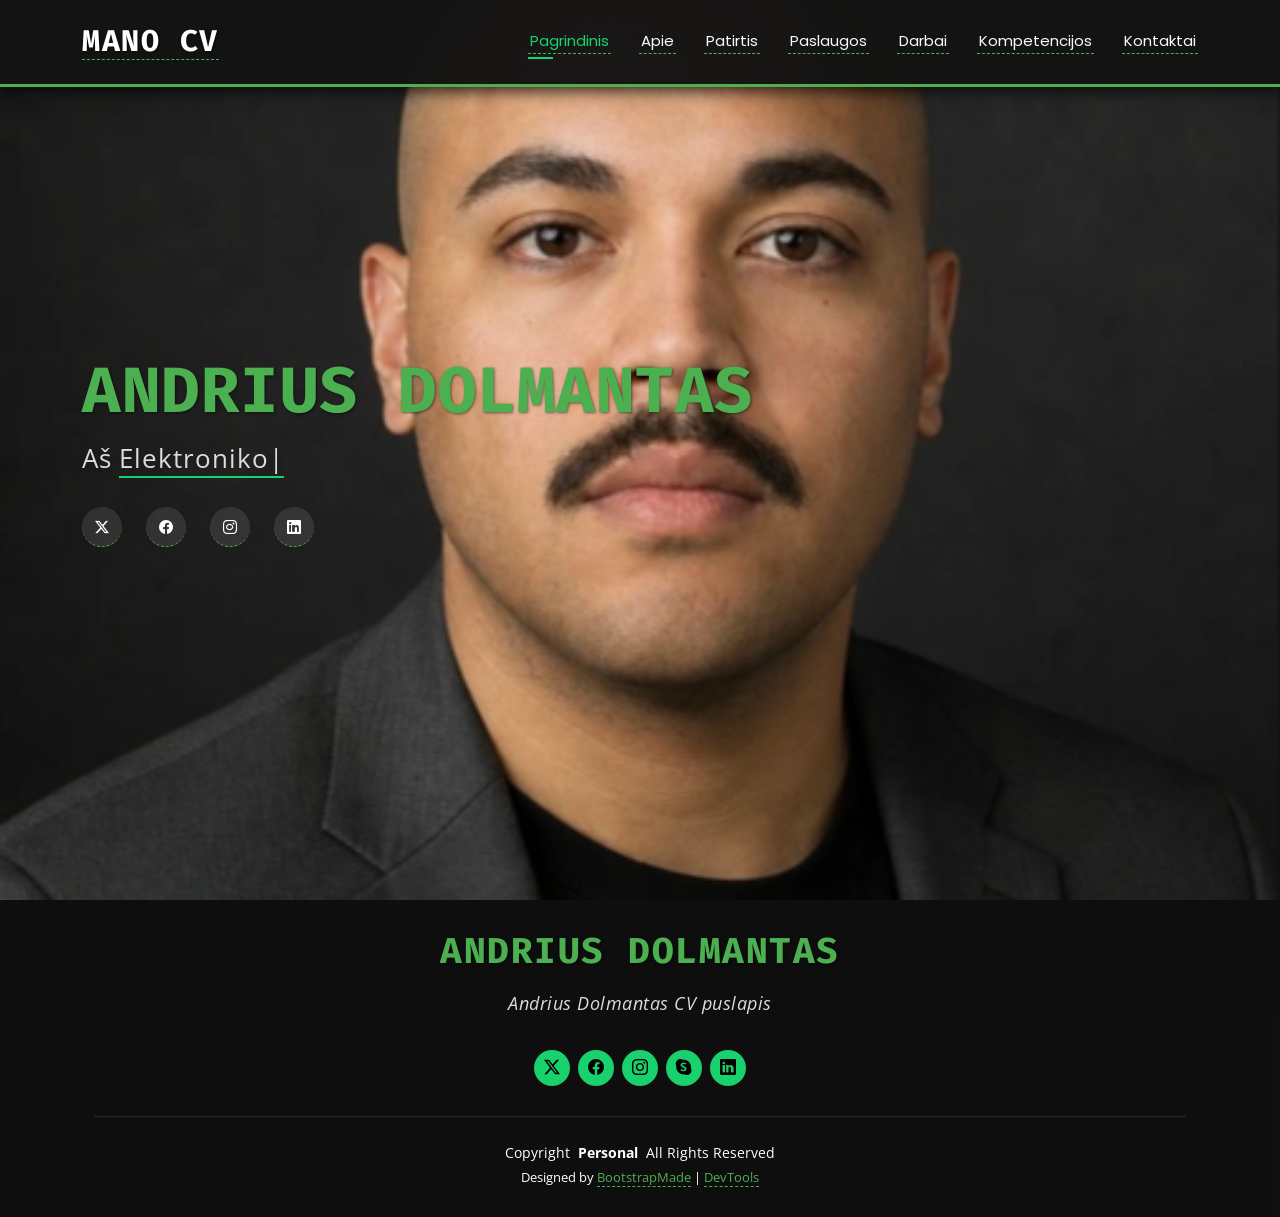
<file: index.html>
<!DOCTYPE html>
<html lang="lt">

<head>
  <meta charset="utf-8">
  <meta content="width=device-width, initial-scale=1.0" name="viewport">
  <title>Mano CV</title>
  <meta name="description" content="Andrius Dolmantas">
  <meta name="author" content="Andrius Dolmantas">
  <meta name="keywords" content="">

  <!-- Favicons -->
  <link href="assets/img/laptop.png" rel="icon">
  <link href="assets/img/apple-touch-icon.png" rel="apple-touch-icon">
 
  <!-- Fonts -->
  <link href="https://fonts.googleapis.com" rel="preconnect">
  <link href="https://fonts.gstatic.com" rel="preconnect" crossorigin>
  <link href="https://fonts.googleapis.com/css2?family=Roboto:ital,wght@0,100;0,300;0,400;0,500;0,700;0,900;1,100;1,300;1,400;1,500;1,700;1,900&family=Poppins:ital,wght@0,100;0,200;0,300;0,400;0,500;0,600;0,700;0,800;0,900;1,100;1,200;1,300;1,400;1,500;1,600;1,700;1,800;1,900&family=Raleway:ital,wght@0,100;0,200;0,300;0,400;0,500;0,600;0,700;0,800;0,900;1,100;1,200;1,300;1,400;1,500;1,600;1,700;1,800;1,900&display=swap" rel="stylesheet">

  <!-- Vendor CSS Files -->
  <link href="assets/vendor/bootstrap/css/bootstrap.min.css" rel="stylesheet">
  <link href="assets/vendor/bootstrap-icons/bootstrap-icons.css" rel="stylesheet">
  <link href="assets/vendor/aos/aos.css" rel="stylesheet">
  <link href="assets/vendor/swiper/swiper-bundle.min.css" rel="stylesheet">
  <link href="assets/vendor/glightbox/css/glightbox.min.css" rel="stylesheet">

  <!-- Main CSS File -->
  <link href="assets/css/main.css" rel="stylesheet">
  <link href="assets/css/custom.css" rel="stylesheet">

  <!-- =======================================================
  * Template Name: Personal
  * Template URL: https://bootstrapmade.com/personal-free-resume-bootstrap-template/
  * Updated: Mar 05 2025 with Bootstrap v5.3.3
  * Author: BootstrapMade.com
  * License: https://bootstrapmade.com/license/
  ======================================================== -->
</head>

<body class="index-page">

  <header id="header" class="header d-flex align-items-center fixed-top">
    <div class="container-fluid container-xl position-relative d-flex align-items-center justify-content-between">

      <a href="index.html" class="logo d-flex align-items-center">
        <!-- Uncomment the line below if you also wish to use an image logo -->
        <!-- <img src="assets/img/logo.webp" alt=""> -->
        <h1 class="sitename">Mano CV</h1>
      </a>

      <nav id="navmenu" class="navmenu">
        <ul>
          <li><a href="index.html" class="active">Pagrindinis</a></li>
          <li><a href="about.html">Apie</a></li>
          <li><a href="resume.html">Patirtis</a></li>
          <li><a href="services.html">Paslaugos</a></li>
          <li><a href="portfolio.html">Darbai</a></li>
          <li><a href="skills.html">Kompetencijos</a></li> <!-- NAUJA EILUTĖ -->
          <li><a href="contact.html">Kontaktai</a></li>
        </ul>
        <i class="mobile-nav-toggle d-xl-none bi bi-list"></i>
      </nav>

    </div>
  </header>

  <main class="main">

    <!-- Hero Section -->
    <section id="hero" class="hero section dark-background">

      <img src="assets/img/Jose cool.png" alt="" data-aos="fade-in">

      <div class="container" data-aos="zoom-out" data-aos-delay="100">
        <h2>Andrius Dolmantas</h2>
        <p>Aš <span class="typed" data-typed-items="Elektronikos inžinierius, Programuotojas, 3D dizaineris"></span><span class="typed-cursor typed-cursor--blink"></span></p>
        <div class="social-links">
          <a href="#"><i class="bi bi-twitter-x"></i></a>
          <a href="#"><i class="bi bi-facebook"></i></a>
          <a href="#"><i class="bi bi-instagram"></i></a>
          <a href="#"><i class="bi bi-linkedin"></i></a>
        </div>
      </div>

    </section><!-- /Hero Section -->

  </main>

  <footer id="footer" class="footer dark-background">
    <div class="container">
      <h3 class="sitename">Andrius Dolmantas</h3>
      <p>Andrius Dolmantas CV puslapis</p>
      <div class="social-links d-flex justify-content-center">
        <a href=""><i class="bi bi-twitter-x"></i></a>
        <a href=""><i class="bi bi-facebook"></i></a>
        <a href=""><i class="bi bi-instagram"></i></a>
        <a href=""><i class="bi bi-skype"></i></a>
        <a href=""><i class="bi bi-linkedin"></i></a>
      </div>
      <div class="container">
        <div class="copyright">
          <span>Copyright</span> <strong class="px-1 sitename">Personal</strong> <span>All Rights Reserved</span>
        </div>
        <div class="credits">
          <!-- All the links in the footer should remain intact. -->
          <!-- You can delete the links only if you've purchased the pro version. -->
          <!-- Licensing information: https://bootstrapmade.com/license/ -->
          <!-- Purchase the pro version with working PHP/AJAX contact form: [buy-url] -->
          Designed by <a href="https://bootstrapmade.com/">BootstrapMade</a> | <a href="https://bootstrapmade.com/tools/">DevTools</a>
        </div>
      </div>
    </div>
  </footer>

  <!-- Scroll Top -->
  <a href="#" id="scroll-top" class="scroll-top d-flex align-items-center justify-content-center"><i class="bi bi-arrow-up-short"></i></a>

  <!-- Preloader -->
  <div id="preloader"></div>

  <!-- Vendor JS Files -->
  <script src="assets/vendor/bootstrap/js/bootstrap.bundle.min.js"></script>
  <script src="assets/vendor/php-email-form/validate.js"></script>
  <script src="assets/vendor/aos/aos.js"></script>
  <script src="assets/vendor/typed.js/typed.umd.js"></script>
  <script src="assets/vendor/purecounter/purecounter_vanilla.js"></script>
  <script src="assets/vendor/waypoints/noframework.waypoints.js"></script>
  <script src="assets/vendor/swiper/swiper-bundle.min.js"></script>
  <script src="assets/vendor/glightbox/js/glightbox.min.js"></script>
  <script src="assets/vendor/imagesloaded/imagesloaded.pkgd.min.js"></script>
  <script src="assets/vendor/isotope-layout/isotope.pkgd.min.js"></script>

  <!-- Main JS File -->
  <script src="assets/js/main.js"></script>
  <script src="assets/js/custom.js"></script>
</body>

</html>
</file>
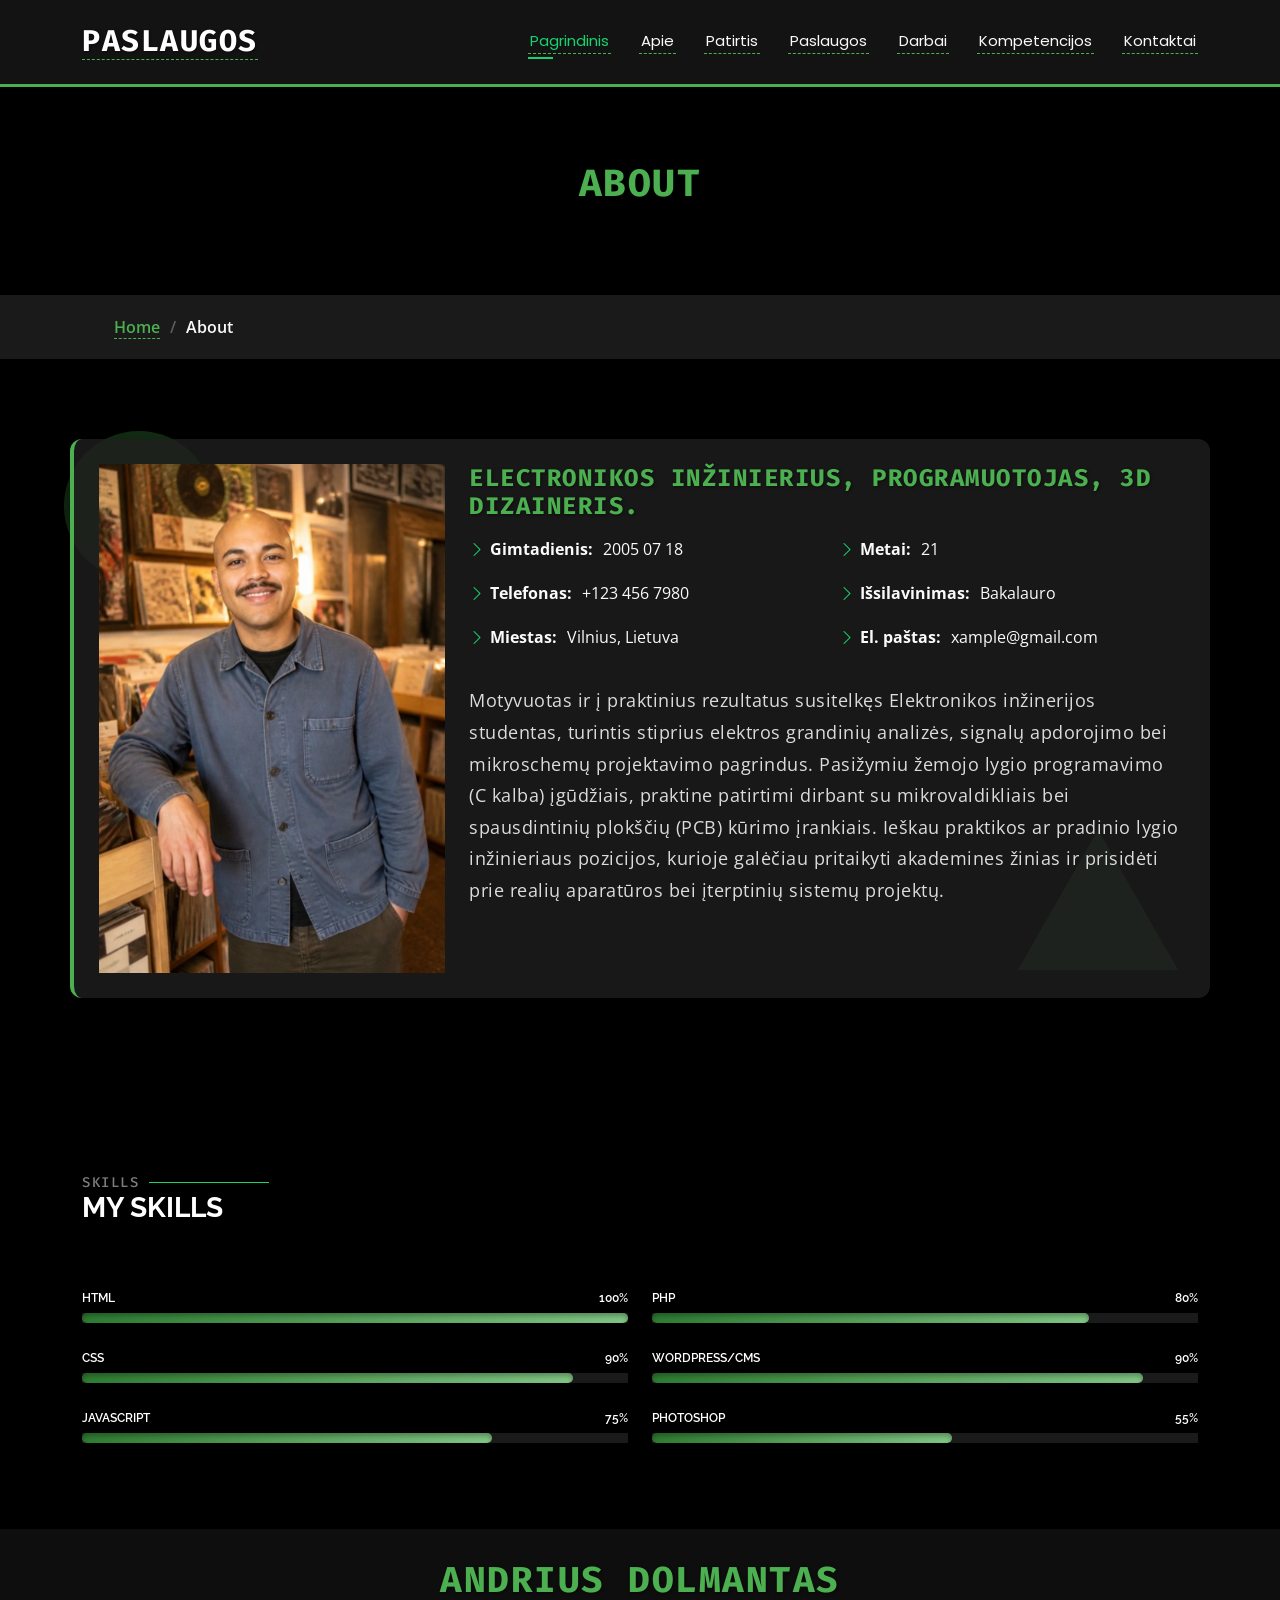
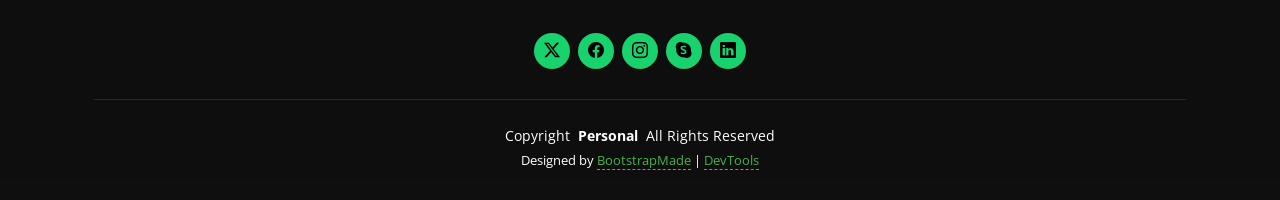
<file: about.html>
<!DOCTYPE html>
<html lang="en">

<head>
  <meta charset="utf-8">
  <meta content="width=device-width, initial-scale=1.0" name="viewport">
  <title>About - Personal Bootstrap Template</title>
  <meta name="description" content="">
  <meta name="keywords" content="">

  <!-- Favicons -->
  <link href="assets/img/laptop.png" rel="icon">
  <link href="assets/img/apple-touch-icon.png" rel="apple-touch-icon">

  <!-- Fonts -->
  <link href="https://fonts.googleapis.com" rel="preconnect">
  <link href="https://fonts.gstatic.com" rel="preconnect" crossorigin>
  <link href="https://fonts.googleapis.com/css2?family=Roboto:ital,wght@0,100;0,300;0,400;0,500;0,700;0,900;1,100;1,300;1,400;1,500;1,700;1,900&family=Poppins:ital,wght@0,100;0,200;0,300;0,400;0,500;0,600;0,700;0,800;0,900;1,100;1,200;1,300;1,400;1,500;1,600;1,700;1,800;1,900&family=Raleway:ital,wght@0,100;0,200;0,300;0,400;0,500;0,600;0,700;0,800;0,900;1,100;1,200;1,300;1,400;1,500;1,600;1,700;1,800;1,900&display=swap" rel="stylesheet">

  <!-- Vendor CSS Files -->
  <link href="assets/vendor/bootstrap/css/bootstrap.min.css" rel="stylesheet">
  <link href="assets/vendor/bootstrap-icons/bootstrap-icons.css" rel="stylesheet">
  <link href="assets/vendor/aos/aos.css" rel="stylesheet">
  <link href="assets/vendor/swiper/swiper-bundle.min.css" rel="stylesheet">
  <link href="assets/vendor/glightbox/css/glightbox.min.css" rel="stylesheet">

  <!-- Main CSS File -->
  <link href="assets/css/main.css" rel="stylesheet">
  <link href="assets/css/custom.css" rel="stylesheet">

  <!-- =======================================================
  * Template Name: Personal
  * Template URL: https://bootstrapmade.com/personal-free-resume-bootstrap-template/
  * Updated: Mar 05 2025 with Bootstrap v5.3.3
  * Author: BootstrapMade.com
  * License: https://bootstrapmade.com/license/
  ======================================================== -->
</head>

<body class="about-page">

  <header id="header" class="header d-flex align-items-center fixed-top">
    <div class="container-fluid container-xl position-relative d-flex align-items-center justify-content-between">

      <a href="index.html" class="logo d-flex align-items-center">
        <!-- Uncomment the line below if you also wish to use an image logo -->
        <!-- <img src="assets/img/logo.webp" alt=""> -->
        <h1 class="sitename">Paslaugos</h1>
      </a>

      <nav id="navmenu" class="navmenu">
        <ul>
          <li><a href="index.html" class="active">Pagrindinis</a></li>
          <li><a href="about.html">Apie</a></li>
          <li><a href="resume.html">Patirtis</a></li>
          <li><a href="services.html">Paslaugos</a></li>
          <li><a href="portfolio.html">Darbai</a></li>
          <li><a href="skills.html">Kompetencijos</a></li> <!-- NAUJA EILUTĖ -->
          <li><a href="contact.html">Kontaktai</a></li>
        </ul>
        <i class="mobile-nav-toggle d-xl-none bi bi-list"></i>
      </nav>

    </div>
  </header>

  <main class="main">

    <!-- Page Title -->
    <div class="page-title" data-aos="fade">
      <div class="heading">
        <div class="container">
          <div class="row d-flex justify-content-center text-center">
            <div class="col-lg-8">
              <h1>About</h1>
            </div>
          </div>
        </div>
      </div>
      <nav class="breadcrumbs">
        <div class="container">
          <ol>
            <li><a href="index.html">Home</a></li>
            <li class="current">About</li>
          </ol>
        </div>
      </nav>
    </div><!-- End Page Title -->

    <!-- About Section -->
    <section id="about" class="about section">
      <div class="css-shape css-shape-circle"></div>
      <div class="css-shape css-shape-triangle"></div>
      <div class="container" data-aos="fade-up" data-aos-delay="100">

        <div class="row gy-4 justify-content-center">
          <div class="col-lg-4">
            <img src="assets/img/Jose smile.png" class="img-fluid" alt="">
          </div>
          <div class="col-lg-8 content">
            <h2>Electronikos inžinierius, programuotojas, 3D dizaineris.</h2>
            </p>
            <div class="row">
              <div class="col-lg-6">
                <ul>
                  <li><i class="bi bi-chevron-right"></i> <strong>Gimtadienis:</strong> <span>2005 07 18</span></li>
                  <li><i class="bi bi-chevron-right"></i> <strong>Telefonas:</strong> <span>+123 456 7980</span></li>
                  <li><i class="bi bi-chevron-right"></i> <strong>Miestas:</strong> <span>Vilnius, Lietuva</span></li>
                </ul>
              </div>
              <div class="col-lg-6">
                <ul>
                  <li><i class="bi bi-chevron-right"></i> <strong>Metai:</strong> <span>21</span></li>
                  <li><i class="bi bi-chevron-right"></i> <strong>Išsilavinimas:</strong> <span>Bakalauro</span></li>
                  <li><i class="bi bi-chevron-right"></i> <strong>El. paštas:</strong> <span>xample@gmail.com</span></li>
                </ul>
              </div>
            </div>
            <p class="py-3">
              Motyvuotas ir į praktinius rezultatus susitelkęs Elektronikos
              inžinerijos studentas, turintis stiprius elektros grandinių
              analizės, signalų apdorojimo bei mikroschemų projektavimo pagrindus.
              Pasižymiu žemojo lygio programavimo (C kalba) įgūdžiais, praktine
              patirtimi dirbant su mikrovaldikliais bei spausdintinių plokščių
              (PCB) kūrimo įrankiais. Ieškau praktikos ar pradinio lygio 
              inžinieriaus pozicijos, kurioje galėčiau pritaikyti akademines
              žinias ir prisidėti prie realių aparatūros bei įterptinių sistemų projektų.
            </p>
          </div>
        </div>

      </div>

    </section><!-- /About Section -->

    <!-- Skills Section -->
    <section id="skills" class="skills section">

      <!-- Section Title -->
      <div class="container section-title" data-aos="fade-up">
        <h2>Skills</h2>
        <div><span>My</span> <span class="description-title">Skills</span></div>
      </div><!-- End Section Title -->

      <div class="container" data-aos="fade-up" data-aos-delay="100">

        <div class="row skills-content skills-animation">

          <div class="col-lg-6">

            <div class="progress">
              <span class="skill"><span>HTML</span> <i class="val">100%</i></span>
              <div class="progress-bar-wrap">
                <div class="progress-bar" role="progressbar" aria-valuenow="100" aria-valuemin="0" aria-valuemax="100"></div>
              </div>
            </div><!-- End Skills Item -->

            <div class="progress">
              <span class="skill"><span>CSS</span> <i class="val">90%</i></span>
              <div class="progress-bar-wrap">
                <div class="progress-bar" role="progressbar" aria-valuenow="90" aria-valuemin="0" aria-valuemax="100"></div>
              </div>
            </div><!-- End Skills Item -->

            <div class="progress">
              <span class="skill"><span>JavaScript</span> <i class="val">75%</i></span>
              <div class="progress-bar-wrap">
                <div class="progress-bar" role="progressbar" aria-valuenow="75" aria-valuemin="0" aria-valuemax="100"></div>
              </div>
            </div><!-- End Skills Item -->

          </div>

          <div class="col-lg-6">

            <div class="progress">
              <span class="skill"><span>PHP</span> <i class="val">80%</i></span>
              <div class="progress-bar-wrap">
                <div class="progress-bar" role="progressbar" aria-valuenow="80" aria-valuemin="0" aria-valuemax="100"></div>
              </div>
            </div><!-- End Skills Item -->

            <div class="progress">
              <span class="skill"><span>WordPress/CMS</span> <i class="val">90%</i></span>
              <div class="progress-bar-wrap">
                <div class="progress-bar" role="progressbar" aria-valuenow="90" aria-valuemin="0" aria-valuemax="100"></div>
              </div>
            </div><!-- End Skills Item -->

            <div class="progress">
              <span class="skill"><span>Photoshop</span> <i class="val">55%</i></span>
              <div class="progress-bar-wrap">
                <div class="progress-bar" role="progressbar" aria-valuenow="55" aria-valuemin="0" aria-valuemax="100"></div>
              </div>
            </div><!-- End Skills Item -->

          </div>

        </div>

      </div>

    </section><!-- /Skills Section -->

  </main>

  <footer id="footer" class="footer dark-background">
    <div class="container">
      <h3 class="sitename">Andrius Dolmantas</h3>
      <p></p>
      <div class="social-links d-flex justify-content-center">
        <a href=""><i class="bi bi-twitter-x"></i></a>
        <a href=""><i class="bi bi-facebook"></i></a>
        <a href=""><i class="bi bi-instagram"></i></a>
        <a href=""><i class="bi bi-skype"></i></a>
        <a href=""><i class="bi bi-linkedin"></i></a>
      </div>
      <div class="container">
        <div class="copyright">
          <span>Copyright</span> <strong class="px-1 sitename">Personal</strong> <span>All Rights Reserved</span>
        </div>
        <div class="credits">
          <!-- All the links in the footer should remain intact. -->
          <!-- You can delete the links only if you've purchased the pro version. -->
          <!-- Licensing information: https://bootstrapmade.com/license/ -->
          <!-- Purchase the pro version with working PHP/AJAX contact form: [buy-url] -->
          Designed by <a href="https://bootstrapmade.com/">BootstrapMade</a> | <a href="https://bootstrapmade.com/tools/">DevTools</a>
        </div>
      </div>
    </div>
  </footer>

  <!-- Scroll Top -->
  <a href="#" id="scroll-top" class="scroll-top d-flex align-items-center justify-content-center"><i class="bi bi-arrow-up-short"></i></a>

  <!-- Preloader -->
  <div id="preloader"></div>

  <!-- Vendor JS Files -->
  <script src="assets/vendor/bootstrap/js/bootstrap.bundle.min.js"></script>
  <script src="assets/vendor/php-email-form/validate.js"></script>
  <script src="assets/vendor/aos/aos.js"></script>
  <script src="assets/vendor/typed.js/typed.umd.js"></script>
  <script src="assets/vendor/purecounter/purecounter_vanilla.js"></script>
  <script src="assets/vendor/waypoints/noframework.waypoints.js"></script>
  <script src="assets/vendor/swiper/swiper-bundle.min.js"></script>
  <script src="assets/vendor/glightbox/js/glightbox.min.js"></script>
  <script src="assets/vendor/imagesloaded/imagesloaded.pkgd.min.js"></script>
  <script src="assets/vendor/isotope-layout/isotope.pkgd.min.js"></script>

  <!-- Main JS File -->
  <script src="assets/js/main.js"></script>
  <script src="assets/js/custom.js"></script>
</body>

</html>
</file>
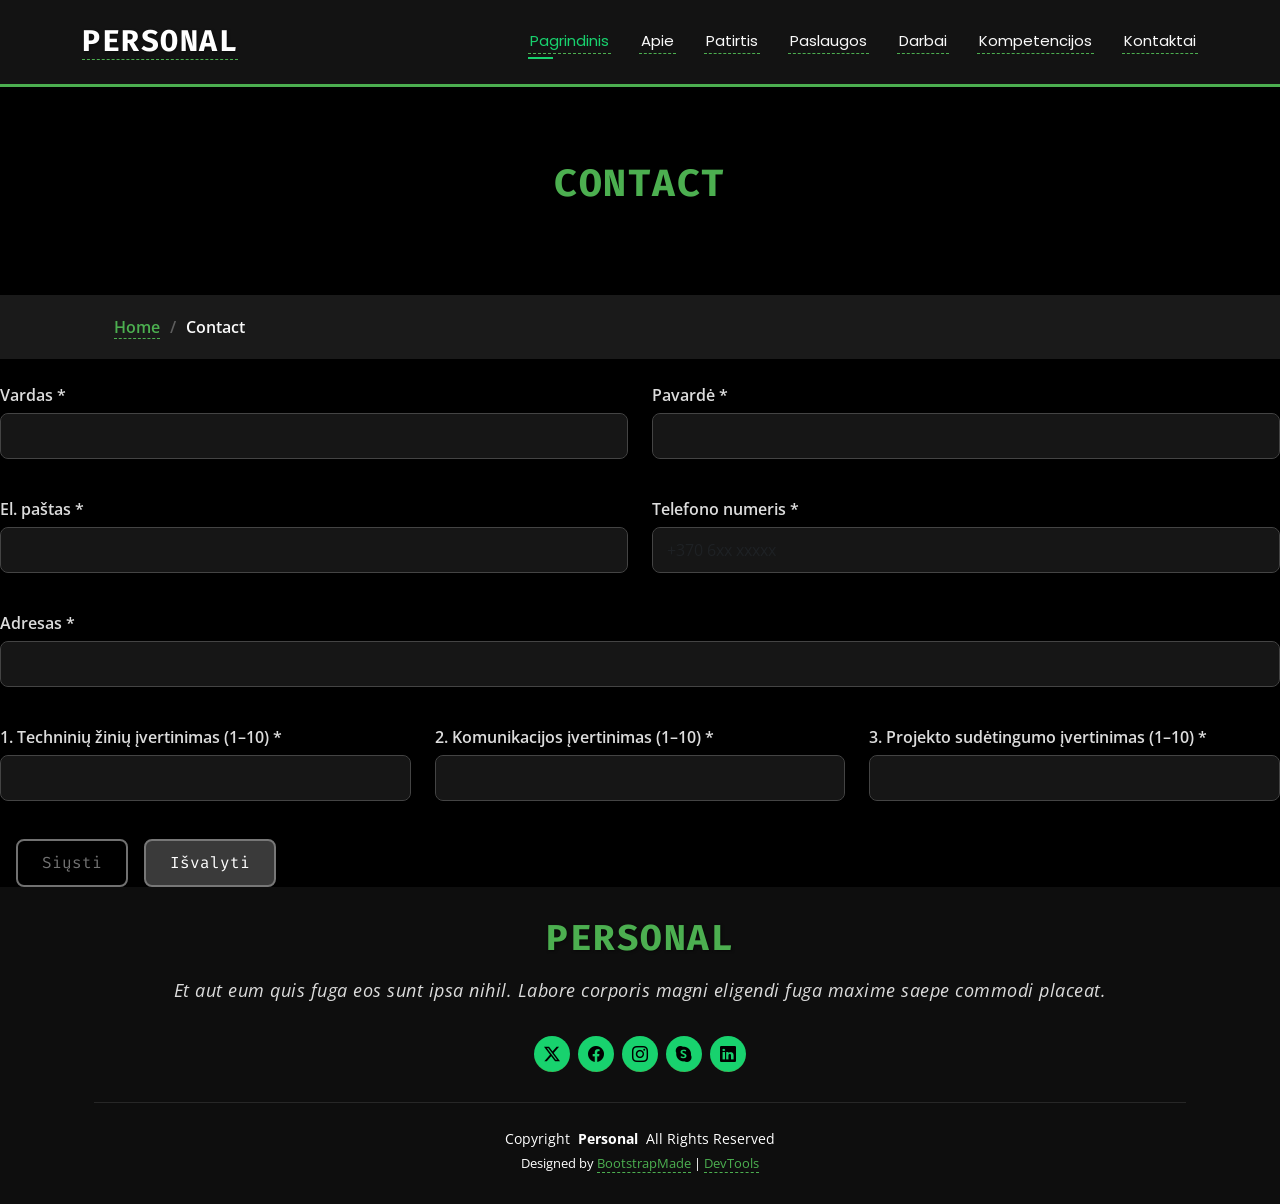
<file: contact.html>
<!DOCTYPE html>
<html lang="en">

<head>
  <meta charset="utf-8">
  <meta content="width=device-width, initial-scale=1.0" name="viewport">
  <title>Contact - Personal Bootstrap Template</title>
  <meta name="description" content="">
  <meta name="keywords" content="">

  <!-- Favicons -->
  <link href="assets/img/favicon.png" rel="icon">
  <link href="assets/img/apple-touch-icon.png" rel="apple-touch-icon">

  <!-- Fonts -->
  <link href="https://fonts.googleapis.com" rel="preconnect">
  <link href="https://fonts.gstatic.com" rel="preconnect" crossorigin>
  <link href="https://fonts.googleapis.com/css2?family=Roboto:ital,wght@0,100;0,300;0,400;0,500;0,700;0,900;1,100;1,300;1,400;1,500;1,700;1,900&family=Poppins:ital,wght@0,100;0,200;0,300;0,400;0,500;0,600;0,700;0,800;0,900;1,100;1,200;1,300;1,400;1,500;1,600;1,700;1,800;1,900&family=Raleway:ital,wght@0,100;0,200;0,300;0,400;0,500;0,600;0,700;0,800;0,900;1,100;1,200;1,300;1,400;1,500;1,600;1,700;1,800;1,900&display=swap" rel="stylesheet">

  <!-- Vendor CSS Files -->
  <link href="assets/vendor/bootstrap/css/bootstrap.min.css" rel="stylesheet">
  <link href="assets/vendor/bootstrap-icons/bootstrap-icons.css" rel="stylesheet">
  <link href="assets/vendor/aos/aos.css" rel="stylesheet">
  <link href="assets/vendor/swiper/swiper-bundle.min.css" rel="stylesheet">
  <link href="assets/vendor/glightbox/css/glightbox.min.css" rel="stylesheet">

  <!-- Main CSS File -->
  <link href="assets/css/main.css" rel="stylesheet">
  <link href="assets/css/custom.css" rel="stylesheet">

  <!-- =======================================================
  * Template Name: Personal
  * Template URL: https://bootstrapmade.com/personal-free-resume-bootstrap-template/
  * Updated: Mar 05 2025 with Bootstrap v5.3.3
  * Author: BootstrapMade.com
  * License: https://bootstrapmade.com/license/
  ======================================================== -->
</head>

<body class="contact-page">

  <header id="header" class="header d-flex align-items-center fixed-top">
    <div class="container-fluid container-xl position-relative d-flex align-items-center justify-content-between">

      <a href="index.html" class="logo d-flex align-items-center">
        <!-- Uncomment the line below if you also wish to use an image logo -->
        <!-- <img src="assets/img/logo.webp" alt=""> -->
        <h1 class="sitename">Personal</h1>
      </a>

      <nav id="navmenu" class="navmenu">
        <ul>
          <li><a href="index.html" class="active">Pagrindinis</a></li>
          <li><a href="about.html">Apie</a></li>
          <li><a href="resume.html">Patirtis</a></li>
          <li><a href="services.html">Paslaugos</a></li>
          <li><a href="portfolio.html">Darbai</a></li>
          <li><a href="skills.html">Kompetencijos</a></li> <!-- NAUJA EILUTĖ -->
          <li><a href="contact.html">Kontaktai</a></li>
        </ul>
        <i class="mobile-nav-toggle d-xl-none bi bi-list"></i>
      </nav>

    </div>
  </header>

  <main class="main">

    <!-- Page Title -->
    <div class="page-title" data-aos="fade">
      <div class="heading">
        <div class="container">
          <div class="row d-flex justify-content-center text-center">
            <div class="col-lg-8">
              <h1>Contact</h1>
            </div>
          </div>
        </div>
      </div>
      <nav class="breadcrumbs">
        <div class="container">
          <ol>
            <li><a href="index.html">Home</a></li>
            <li class="current">Contact</li>
          </ol>
        </div>
      </nav>
    </div><!-- End Page Title -->

        <!-- NAUJA FORMA (įrašoma senojo <form class="php-email-form"> vietoje) -->
        <form id="cv-contact-form" class="custom-contact-form mt-4" data-aos="fade-up" data-aos-delay="600" novalidate>
          <div class="row gy-3">
            <div class="col-md-6">
              <label for="firstName" class="form-label">Vardas *</label>
              <input type="text" id="firstName" name="firstName" class="form-control">
              <div class="field-error" id="err-firstName"></div>
            </div>

            <div class="col-md-6">
              <label for="lastName" class="form-label">Pavardė *</label>
              <input type="text" id="lastName" name="lastName" class="form-control">
              <div class="field-error" id="err-lastName"></div>
            </div>

            <div class="col-md-6">
              <label for="email" class="form-label">El. paštas *</label>
              <input type="email" id="email" name="email" class="form-control">
              <div class="field-error" id="err-email"></div>
            </div>

            <div class="col-md-6">
              <label for="phone" class="form-label">Telefono numeris *</label>
              <input type="text" id="phone" name="phone" class="form-control" placeholder="+370 6xx xxxxx">
              <div class="field-error" id="err-phone"></div>
            </div>

            <div class="col-12">
              <label for="address" class="form-label">Adresas *</label>
              <input type="text" id="address" name="address" class="form-control">
              <div class="field-error" id="err-address"></div>
            </div>

            <div class="col-md-4">
              <label for="rating1" class="form-label">1. Techninių žinių įvertinimas (1–10) *</label>
              <input type="number" id="rating1" name="rating1" class="form-control" min="1" max="10">
              <div class="field-error" id="err-rating1"></div>
            </div>

            <div class="col-md-4">
              <label for="rating2" class="form-label">2. Komunikacijos įvertinimas (1–10) *</label>
              <input type="number" id="rating2" name="rating2" class="form-control" min="1" max="10">
              <div class="field-error" id="err-rating2"></div>
            </div>

            <div class="col-md-4">
              <label for="rating3" class="form-label">3. Projekto sudėtingumo įvertinimas (1–10) *</label>
              <input type="number" id="rating3" name="rating3" class="form-control" min="1" max="10">
              <div class="field-error" id="err-rating3"></div>
            </div>

            <div class="col-12 d-flex gap-3 mt-3">
              <span id="submit-wrapper" class="d-inline-block"></span>
                <button type="submit" id="submit-btn" class="btn" disabled>Siųsti</button>
              </span>
                <button type="button" id="clear-btn" class="btn btn-clear">Išvalyti</button>
            </div>
          </div>
        </form>

        <div id="form-result" class="form-output-box mt-4"></div>

      </div>

    </section><!-- /Contact Section -->

  </main>

  <footer id="footer" class="footer dark-background">
    <div class="container">
      <h3 class="sitename">Personal</h3>
      <p>Et aut eum quis fuga eos sunt ipsa nihil. Labore corporis magni eligendi fuga maxime saepe commodi placeat.</p>
      <div class="social-links d-flex justify-content-center">
        <a href=""><i class="bi bi-twitter-x"></i></a>
        <a href=""><i class="bi bi-facebook"></i></a>
        <a href=""><i class="bi bi-instagram"></i></a>
        <a href=""><i class="bi bi-skype"></i></a>
        <a href=""><i class="bi bi-linkedin"></i></a>
      </div>
      <div class="container">
        <div class="copyright">
          <span>Copyright</span> <strong class="px-1 sitename">Personal</strong> <span>All Rights Reserved</span>
        </div>
        <div class="credits">
          <!-- All the links in the footer should remain intact. -->
          <!-- You can delete the links only if you've purchased the pro version. -->
          <!-- Licensing information: https://bootstrapmade.com/license/ -->
          <!-- Purchase the pro version with working PHP/AJAX contact form: [buy-url] -->
          Designed by <a href="https://bootstrapmade.com/">BootstrapMade</a> | <a href="https://bootstrapmade.com/tools/">DevTools</a>
        </div>
      </div>
    </div>
  </footer>

  <!-- Scroll Top -->
  <a href="#" id="scroll-top" class="scroll-top d-flex align-items-center justify-content-center"><i class="bi bi-arrow-up-short"></i></a>

  <!-- Preloader -->
  <div id="preloader"></div>

  <!-- Vendor JS Files -->
  <script src="assets/vendor/bootstrap/js/bootstrap.bundle.min.js"></script>
  <script src="assets/vendor/php-email-form/validate.js"></script>
  <script src="assets/vendor/aos/aos.js"></script>
  <script src="assets/vendor/typed.js/typed.umd.js"></script>
  <script src="assets/vendor/purecounter/purecounter_vanilla.js"></script>
  <script src="assets/vendor/waypoints/noframework.waypoints.js"></script>
  <script src="assets/vendor/swiper/swiper-bundle.min.js"></script>
  <script src="assets/vendor/glightbox/js/glightbox.min.js"></script>
  <script src="assets/vendor/imagesloaded/imagesloaded.pkgd.min.js"></script>
  <script src="assets/vendor/isotope-layout/isotope.pkgd.min.js"></script>

  <!-- Main JS File -->
  <script src="assets/js/main.js"></script>
  <script src="assets/js/custom.js"></script>

</body>

</html>
</file>
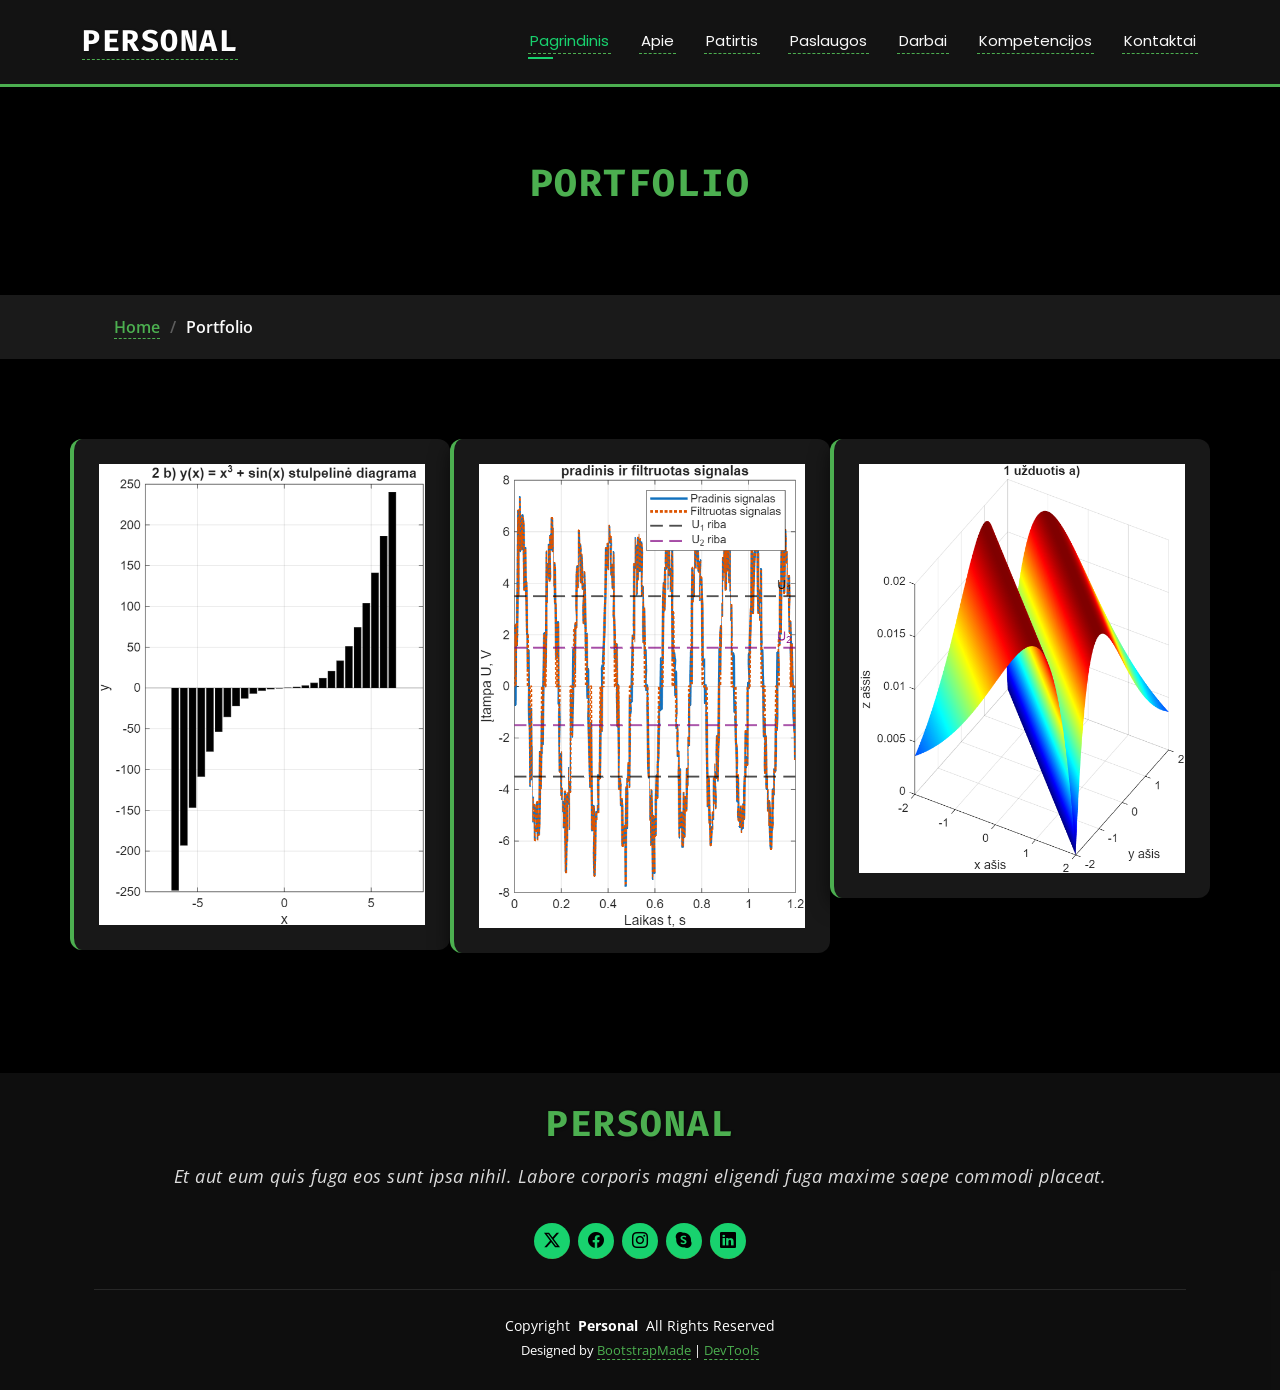
<file: portfolio.html>
<!DOCTYPE html>
<html lang="en">

<head>
  <meta charset="utf-8">
  <meta content="width=device-width, initial-scale=1.0" name="viewport">
  <title>Portfolio - Personal Bootstrap Template</title>
  <meta name="description" content="">
  <meta name="keywords" content="">

  <!-- Favicons -->
  <link href="assets/img/favicon.png" rel="icon">
  <link href="assets/img/apple-touch-icon.png" rel="apple-touch-icon">

  <!-- Fonts -->
  <link href="https://fonts.googleapis.com" rel="preconnect">
  <link href="https://fonts.gstatic.com" rel="preconnect" crossorigin>
  <link href="https://fonts.googleapis.com/css2?family=Roboto:ital,wght@0,100;0,300;0,400;0,500;0,700;0,900;1,100;1,300;1,400;1,500;1,700;1,900&family=Poppins:ital,wght@0,100;0,200;0,300;0,400;0,500;0,600;0,700;0,800;0,900;1,100;1,200;1,300;1,400;1,500;1,600;1,700;1,800;1,900&family=Raleway:ital,wght@0,100;0,200;0,300;0,400;0,500;0,600;0,700;0,800;0,900;1,100;1,200;1,300;1,400;1,500;1,600;1,700;1,800;1,900&display=swap" rel="stylesheet">

  <!-- Vendor CSS Files -->
  <link href="assets/vendor/bootstrap/css/bootstrap.min.css" rel="stylesheet">
  <link href="assets/vendor/bootstrap-icons/bootstrap-icons.css" rel="stylesheet">
  <link href="assets/vendor/aos/aos.css" rel="stylesheet">
  <link href="assets/vendor/swiper/swiper-bundle.min.css" rel="stylesheet">
  <link href="assets/vendor/glightbox/css/glightbox.min.css" rel="stylesheet">

  <!-- Main CSS File -->
  <link href="assets/css/main.css" rel="stylesheet">
  <link href="assets/css/custom.css" rel="stylesheet">

  <!-- =======================================================
  * Template Name: Personal
  * Template URL: https://bootstrapmade.com/personal-free-resume-bootstrap-template/
  * Updated: Mar 05 2025 with Bootstrap v5.3.3
  * Author: BootstrapMade.com
  * License: https://bootstrapmade.com/license/
  ======================================================== -->
</head>

<body class="portfolio-page">

  <header id="header" class="header d-flex align-items-center fixed-top">
    <div class="container-fluid container-xl position-relative d-flex align-items-center justify-content-between">

      <a href="index.html" class="logo d-flex align-items-center">
        <!-- Uncomment the line below if you also wish to use an image logo -->
        <!-- <img src="assets/img/logo.webp" alt=""> -->
        <h1 class="sitename">Personal</h1>
      </a>

      <nav id="navmenu" class="navmenu">
        <ul>
          <li><a href="index.html" class="active">Pagrindinis</a></li>
          <li><a href="about.html">Apie</a></li>
          <li><a href="resume.html">Patirtis</a></li>
          <li><a href="services.html">Paslaugos</a></li>
          <li><a href="portfolio.html">Darbai</a></li>
          <li><a href="skills.html">Kompetencijos</a></li> <!-- NAUJA EILUTĖ -->
          <li><a href="contact.html">Kontaktai</a></li>
        </ul>
        <i class="mobile-nav-toggle d-xl-none bi bi-list"></i>
      </nav>

    </div>
  </header>

  <main class="main">

    <!-- Page Title -->
    <div class="page-title" data-aos="fade">
      <div class="heading">
        <div class="container">
          <div class="row d-flex justify-content-center text-center">
            <div class="col-lg-8">
              <h1>Portfolio</h1>
            </div>
          </div>
        </div>
      </div>
      <nav class="breadcrumbs">
        <div class="container">
          <ol>
            <li><a href="index.html">Home</a></li>
            <li class="current">Portfolio</li>
          </ol>
        </div>
      </nav>
    </div><!-- End Page Title -->

    <!-- Portfolio Section -->
    <section id="portfolio" class="portfolio section">

      <div class="container">

        <div class="isotope-layout" data-default-filter="*" data-layout="masonry" data-sort="original-order">


          <div class="row gy-4 isotope-container" data-aos="fade-up" data-aos-delay="200">

            <div class="col-lg-4 col-md-6 portfolio-item isotope-item filter-app">
              <div class="portfolio-content h-100">
                <img src="assets/img/Lentelė1.png" class="img-fluid" alt="">
                <div class="portfolio-info">
                  <h4>Grafikas 1</h4>
                  <p>Stulpelinė diagrama</p>
                  <a href="assets/img/Lentelė1.png" title="App 1" data-gallery="portfolio-gallery-app" class="glightbox preview-link"><i class="bi bi-zoom-in"></i></a>
                  <a href="" title="More Details" class="details-link"><i class="bi bi-link-45deg"></i></a>
                </div>
              </div>
            </div><!-- End Portfolio Item -->

            <div class="col-lg-4 col-md-6 portfolio-item isotope-item filter-product">
              <div class="portfolio-content h-100">
                <img src="assets/img/Lentelė2.png" class="img-fluid" alt="">
                <div class="portfolio-info">
                  <h4>Grafikas 2</h4>
                  <p>Signalų graifkas</p>
                  <a href="assets/img/Lentelė2.png" title="Product 1" data-gallery="portfolio-gallery-product" class="glightbox preview-link"><i class="bi bi-zoom-in"></i></a>
                  <a href="" title="More Details" class="details-link"><i class="bi bi-link-45deg"></i></a>
                </div>
              </div>
            </div><!-- End Portfolio Item -->

            <div class="col-lg-4 col-md-6 portfolio-item isotope-item filter-branding">
              <div class="portfolio-content h-100">
                <img src="assets/img/Lentelė3.png" class="img-fluid" alt="">
                <div class="portfolio-info">
                  <h4>Grafikas 3</h4>
                  <p>3D grafikas</p>
                  <a href="assets/img/Lentelė3.png" title="Branding 1" data-gallery="portfolio-gallery-branding" class="glightbox preview-link"><i class="bi bi-zoom-in"></i></a>
                  <a href="" title="More Details" class="details-link"><i class="bi bi-link-45deg"></i></a>
                </div>
              </div>
            </div><!-- End Portfolio Item -->

            
        </div>

      </div>

    </section><!-- /Portfolio Section -->

  </main>

  <footer id="footer" class="footer dark-background">
    <div class="container">
      <h3 class="sitename">Personal</h3>
      <p>Et aut eum quis fuga eos sunt ipsa nihil. Labore corporis magni eligendi fuga maxime saepe commodi placeat.</p>
      <div class="social-links d-flex justify-content-center">
        <a href=""><i class="bi bi-twitter-x"></i></a>
        <a href=""><i class="bi bi-facebook"></i></a>
        <a href=""><i class="bi bi-instagram"></i></a>
        <a href=""><i class="bi bi-skype"></i></a>
        <a href=""><i class="bi bi-linkedin"></i></a>
      </div>
      <div class="container">
        <div class="copyright">
          <span>Copyright</span> <strong class="px-1 sitename">Personal</strong> <span>All Rights Reserved</span>
        </div>
        <div class="credits">
          <!-- All the links in the footer should remain intact. -->
          <!-- You can delete the links only if you've purchased the pro version. -->
          <!-- Licensing information: https://bootstrapmade.com/license/ -->
          <!-- Purchase the pro version with working PHP/AJAX contact form: [buy-url] -->
          Designed by <a href="https://bootstrapmade.com/">BootstrapMade</a> | <a href="https://bootstrapmade.com/tools/">DevTools</a>
        </div>
      </div>
    </div>
  </footer>

  <!-- Scroll Top -->
  <a href="#" id="scroll-top" class="scroll-top d-flex align-items-center justify-content-center"><i class="bi bi-arrow-up-short"></i></a>

  <!-- Preloader -->
  <div id="preloader"></div>

  <!-- Vendor JS Files -->
  <script src="assets/vendor/bootstrap/js/bootstrap.bundle.min.js"></script>
  <script src="assets/vendor/php-email-form/validate.js"></script>
  <script src="assets/vendor/aos/aos.js"></script>
  <script src="assets/vendor/typed.js/typed.umd.js"></script>
  <script src="assets/vendor/purecounter/purecounter_vanilla.js"></script>
  <script src="assets/vendor/waypoints/noframework.waypoints.js"></script>
  <script src="assets/vendor/swiper/swiper-bundle.min.js"></script>
  <script src="assets/vendor/glightbox/js/glightbox.min.js"></script>
  <script src="assets/vendor/imagesloaded/imagesloaded.pkgd.min.js"></script>
  <script src="assets/vendor/isotope-layout/isotope.pkgd.min.js"></script>

  <!-- Main JS File -->
  <script src="assets/js/main.js"></script>
  <script src="assets/js/custom.js"></script>

</body>

</html>
</file>
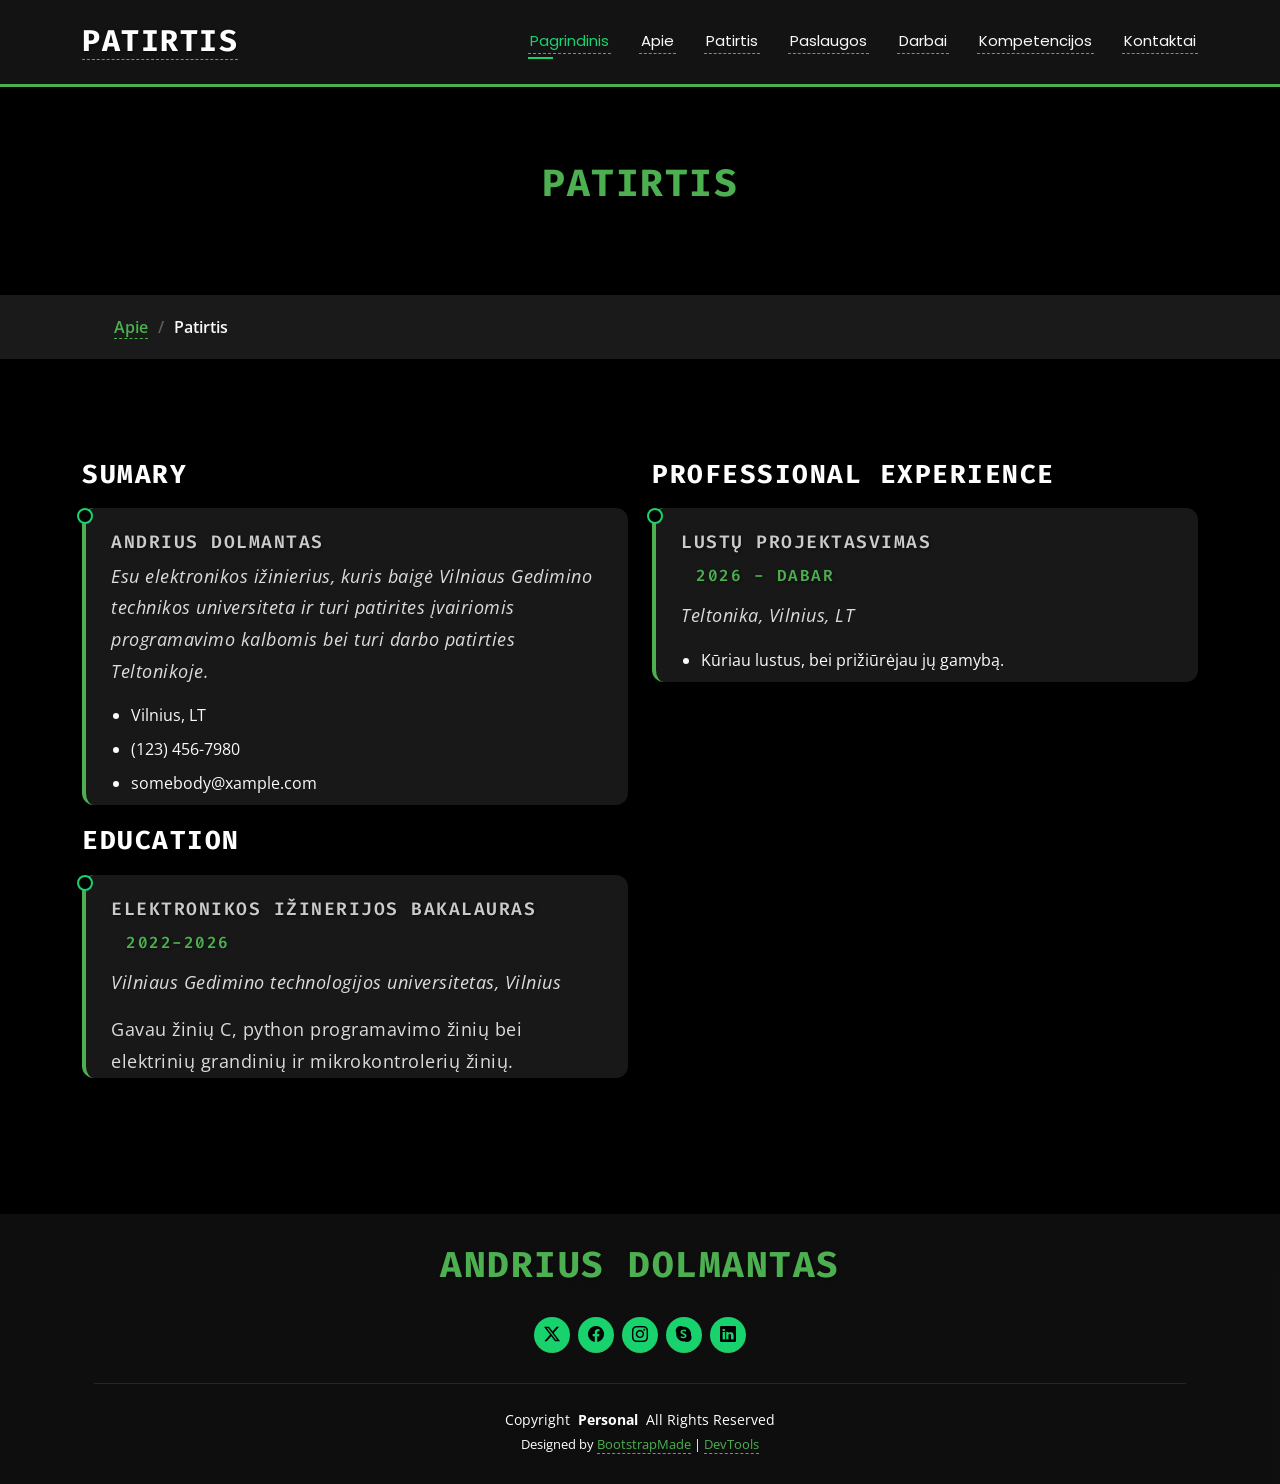
<file: resume.html>
<!DOCTYPE html>
<html lang="en">

<head>
  <meta charset="utf-8">
  <meta content="width=device-width, initial-scale=1.0" name="viewport">
  <title>Resume - Personal Bootstrap Template</title>
  <meta name="description" content="">
  <meta name="keywords" content="">

  <!-- Favicons -->
  <link href="assets/img/laptop.png" rel="icon">
  <link href="assets/img/apple-touch-icon.png" rel="apple-touch-icon">

  <!-- Fonts -->
  <link href="https://fonts.googleapis.com" rel="preconnect">
  <link href="https://fonts.gstatic.com" rel="preconnect" crossorigin>
  <link href="https://fonts.googleapis.com/css2?family=Roboto:ital,wght@0,100;0,300;0,400;0,500;0,700;0,900;1,100;1,300;1,400;1,500;1,700;1,900&family=Poppins:ital,wght@0,100;0,200;0,300;0,400;0,500;0,600;0,700;0,800;0,900;1,100;1,200;1,300;1,400;1,500;1,600;1,700;1,800;1,900&family=Raleway:ital,wght@0,100;0,200;0,300;0,400;0,500;0,600;0,700;0,800;0,900;1,100;1,200;1,300;1,400;1,500;1,600;1,700;1,800;1,900&display=swap" rel="stylesheet">

  <!-- Vendor CSS Files -->
  <link href="assets/vendor/bootstrap/css/bootstrap.min.css" rel="stylesheet">
  <link href="assets/vendor/bootstrap-icons/bootstrap-icons.css" rel="stylesheet">
  <link href="assets/vendor/aos/aos.css" rel="stylesheet">
  <link href="assets/vendor/swiper/swiper-bundle.min.css" rel="stylesheet">
  <link href="assets/vendor/glightbox/css/glightbox.min.css" rel="stylesheet">

  <!-- Main CSS File -->
  <link href="assets/css/main.css" rel="stylesheet">
  <link href="assets/css/custom.css" rel="stylesheet">

  <!-- =======================================================
  * Template Name: Personal
  * Template URL: https://bootstrapmade.com/personal-free-resume-bootstrap-template/
  * Updated: Mar 05 2025 with Bootstrap v5.3.3
  * Author: BootstrapMade.com
  * License: https://bootstrapmade.com/license/
  ======================================================== -->
</head>

<body class="resume-page">

  <header id="header" class="header d-flex align-items-center fixed-top">
    <div class="container-fluid container-xl position-relative d-flex align-items-center justify-content-between">

      <a href="index.html" class="logo d-flex align-items-center">
        <!-- Uncomment the line below if you also wish to use an image logo -->
        <!-- <img src="assets/img/logo.webp" alt=""> -->
        <h1 class="sitename">Patirtis</h1>
      </a>

      <nav id="navmenu" class="navmenu">
        <ul>
          <li><a href="index.html" class="active">Pagrindinis</a></li>
          <li><a href="about.html">Apie</a></li>
          <li><a href="resume.html">Patirtis</a></li>
          <li><a href="services.html">Paslaugos</a></li>
          <li><a href="portfolio.html">Darbai</a></li>
          <li><a href="skills.html">Kompetencijos</a></li> <!-- NAUJA EILUTĖ -->
          <li><a href="contact.html">Kontaktai</a></li>
        </ul>
        <i class="mobile-nav-toggle d-xl-none bi bi-list"></i>
      </nav>

    </div>
  </header>

  <main class="main">

    <!-- Page Title -->
    <div class="page-title" data-aos="fade">
      <div class="heading">
        <div class="container">
          <div class="row d-flex justify-content-center text-center">
            <div class="col-lg-8">
              <h1>Patirtis</h1>
            </div>
          </div>
        </div>
      </div>
      <nav class="breadcrumbs">
        <div class="container">
          <ol>
            <li><a href="index.html">Apie</a></li>
            <li class="current">Patirtis</li>
          </ol>
        </div>
      </nav>
    </div><!-- End Page Title -->

    <!-- Resume Section -->
    <section id="resume" class="resume section">

      <div class="container">

        <div class="row">

          <div class="col-lg-6" data-aos="fade-up" data-aos-delay="100">
            <h3 class="resume-title">Sumary</h3>

            <div class="resume-item pb-0">
              <h4>Andrius Dolmantas</h4>
              <p><em>Esu elektronikos ižinierius, kuris baigė Vilniaus Gedimino technikos universiteta ir turi patirites įvairiomis programavimo kalbomis bei turi darbo patirties Teltonikoje.</em></p>
              <ul>
                <li>Vilnius, LT</li>
                <li>(123) 456-7980</li>
                <li>somebody@xample.com</li>
              </ul>
            </div><!-- Edn Resume Item -->

            <h3 class="resume-title">Education</h3>
            <div class="resume-item">
              <h4>Elektronikos ižinerijos bakalauras</h4>
              <h5>2022-2026</h5>
              <p><em>Vilniaus Gedimino technologijos universitetas, Vilnius</em></p>
              <p>Gavau žinių C, python programavimo žinių bei elektrinių grandinių ir mikrokontrolerių žinių.</p>
            </div><!-- Edn Resume Item -->


          </div>

          <div class="col-lg-6" data-aos="fade-up" data-aos-delay="200">
            <h3 class="resume-title">Professional Experience</h3>
            <div class="resume-item">
              <h4>Lustų projektasvimas</h4>
              <h5>2026 - Dabar</h5>
              <p><em>Teltonika, Vilnius, LT </em></p>
              <ul>
                <li>Kūriau lustus, bei prižiūrėjau jų gamybą.</li>
              </ul>
            </div><!-- Edn Resume Item -->


          </div>

        </div>

      </div>

    </section><!-- /Resume Section -->

  </main>

  <footer id="footer" class="footer dark-background">
    <div class="container">
      <h3 class="sitename">Andrius Dolmantas</h3>
      <p></p>
      <div class="social-links d-flex justify-content-center">
        <a href=""><i class="bi bi-twitter-x"></i></a>
        <a href=""><i class="bi bi-facebook"></i></a>
        <a href=""><i class="bi bi-instagram"></i></a>
        <a href=""><i class="bi bi-skype"></i></a>
        <a href=""><i class="bi bi-linkedin"></i></a>
      </div>
      <div class="container">
        <div class="copyright">
          <span>Copyright</span> <strong class="px-1 sitename">Personal</strong> <span>All Rights Reserved</span>
        </div>
        <div class="credits">
          <!-- All the links in the footer should remain intact. -->
          <!-- You can delete the links only if you've purchased the pro version. -->
          <!-- Licensing information: https://bootstrapmade.com/license/ -->
          <!-- Purchase the pro version with working PHP/AJAX contact form: [buy-url] -->
          Designed by <a href="https://bootstrapmade.com/">BootstrapMade</a> | <a href="https://bootstrapmade.com/tools/">DevTools</a>
        </div>
      </div>
    </div>
  </footer>

  <!-- Scroll Top -->
  <a href="#" id="scroll-top" class="scroll-top d-flex align-items-center justify-content-center"><i class="bi bi-arrow-up-short"></i></a>

  <!-- Preloader -->
  <div id="preloader"></div>

  <!-- Vendor JS Files -->
  <script src="assets/vendor/bootstrap/js/bootstrap.bundle.min.js"></script>
  <script src="assets/vendor/php-email-form/validate.js"></script>
  <script src="assets/vendor/aos/aos.js"></script>
  <script src="assets/vendor/typed.js/typed.umd.js"></script>
  <script src="assets/vendor/purecounter/purecounter_vanilla.js"></script>
  <script src="assets/vendor/waypoints/noframework.waypoints.js"></script>
  <script src="assets/vendor/swiper/swiper-bundle.min.js"></script>
  <script src="assets/vendor/glightbox/js/glightbox.min.js"></script>
  <script src="assets/vendor/imagesloaded/imagesloaded.pkgd.min.js"></script>
  <script src="assets/vendor/isotope-layout/isotope.pkgd.min.js"></script>

  <!-- Main JS File -->
  <script src="assets/js/main.js"></script>
  <script src="assets/js/custom.js"></script>

</body>

</html>
</file>
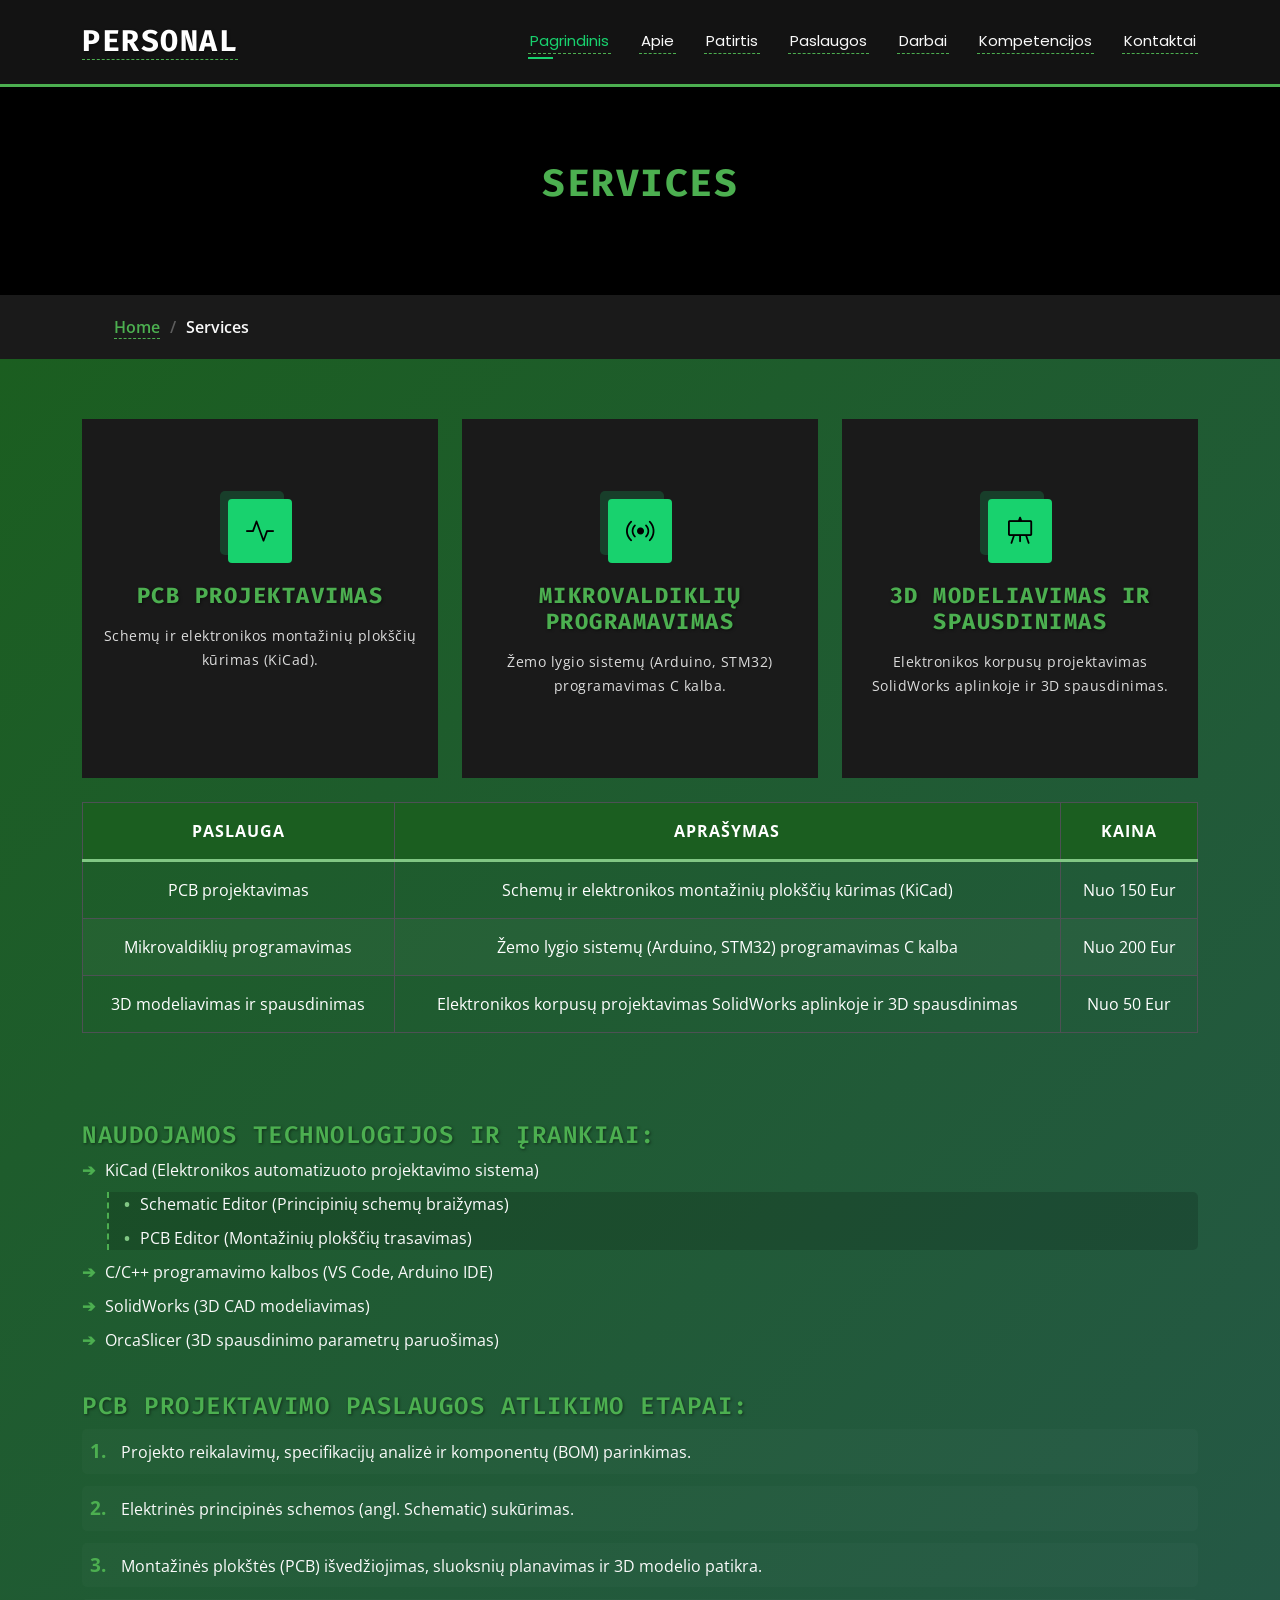
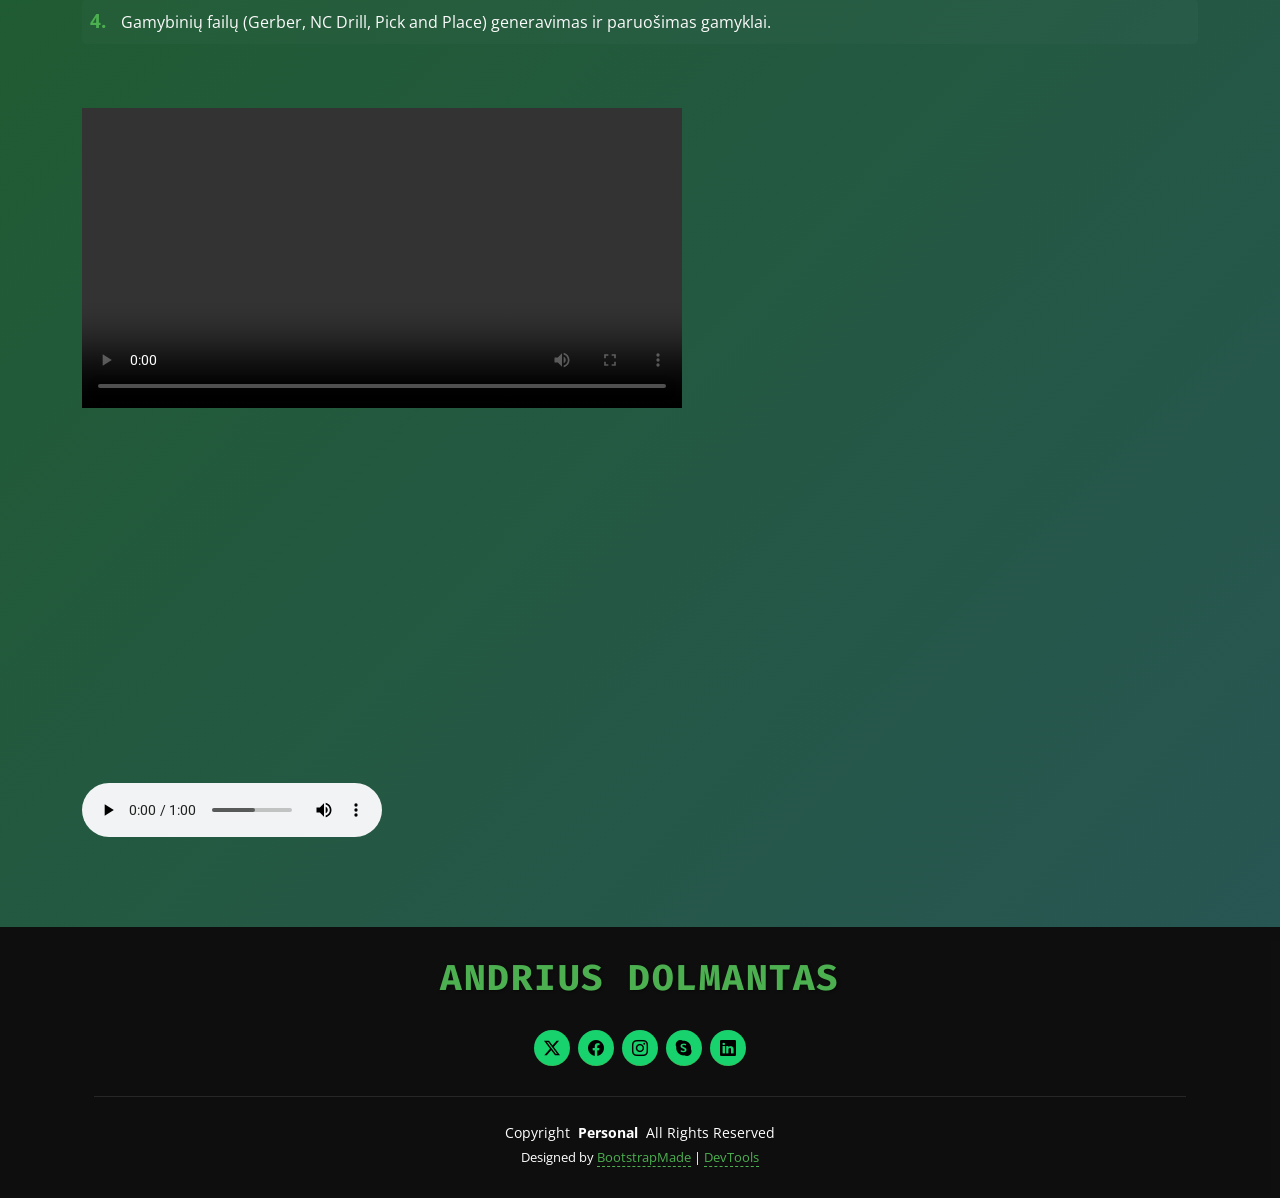
<file: services.html>
<!DOCTYPE html>
<html lang="en">

<head>
  <meta charset="utf-8">
  <meta content="width=device-width, initial-scale=1.0" name="viewport">
  <title>Services - Personal Bootstrap Template</title>
  <meta name="description" content="">
  <meta name="keywords" content="">

  <!-- Favicons -->
  <link href="assets/img/laptop.png" rel="icon">
  <link href="assets/img/apple-touch-icon.png" rel="apple-touch-icon">

  <!-- Fonts -->
  <link href="https://fonts.googleapis.com" rel="preconnect">
  <link href="https://fonts.gstatic.com" rel="preconnect" crossorigin>
  <link href="https://fonts.googleapis.com/css2?family=Roboto:ital,wght@0,100;0,300;0,400;0,500;0,700;0,900;1,100;1,300;1,400;1,500;1,700;1,900&family=Poppins:ital,wght@0,100;0,200;0,300;0,400;0,500;0,600;0,700;0,800;0,900;1,100;1,200;1,300;1,400;1,500;1,600;1,700;1,800;1,900&family=Raleway:ital,wght@0,100;0,200;0,300;0,400;0,500;0,600;0,700;0,800;0,900;1,100;1,200;1,300;1,400;1,500;1,600;1,700;1,800;1,900&display=swap" rel="stylesheet">

  <!-- Vendor CSS Files -->
  <link href="assets/vendor/bootstrap/css/bootstrap.min.css" rel="stylesheet">
  <link href="assets/vendor/bootstrap-icons/bootstrap-icons.css" rel="stylesheet">
  <link href="assets/vendor/aos/aos.css" rel="stylesheet">
  <link href="assets/vendor/swiper/swiper-bundle.min.css" rel="stylesheet">
  <link href="assets/vendor/glightbox/css/glightbox.min.css" rel="stylesheet">

  <!-- Main CSS File -->
  <link href="assets/css/main.css" rel="stylesheet">
  <link href="assets/css/custom.css" rel="stylesheet">

  <!-- =======================================================
  * Template Name: Personal
  * Template URL: https://bootstrapmade.com/personal-free-resume-bootstrap-template/
  * Updated: Mar 05 2025 with Bootstrap v5.3.3
  * Author: BootstrapMade.com
  * License: https://bootstrapmade.com/license/
  ======================================================== -->
</head>

<body class="services-page">

  <header id="header" class="header d-flex align-items-center fixed-top">
    <div class="container-fluid container-xl position-relative d-flex align-items-center justify-content-between">

      <a href="index.html" class="logo d-flex align-items-center">
        <!-- Uncomment the line below if you also wish to use an image logo -->
        <!-- <img src="assets/img/logo.webp" alt=""> -->
        <h1 class="sitename">Personal</h1>
      </a>

      <nav id="navmenu" class="navmenu">
        <ul>
          <li><a href="index.html" class="active">Pagrindinis</a></li>
          <li><a href="about.html">Apie</a></li>
          <li><a href="resume.html">Patirtis</a></li>
          <li><a href="services.html">Paslaugos</a></li>
          <li><a href="portfolio.html">Darbai</a></li>
          <li><a href="skills.html">Kompetencijos</a></li> <!-- NAUJA EILUTĖ -->
          <li><a href="contact.html">Kontaktai</a></li>
        </ul>
        <i class="mobile-nav-toggle d-xl-none bi bi-list"></i>
      </nav>

    </div>
  </header>

  <main class="main">

    <!-- Page Title -->
    <div class="page-title" data-aos="fade">
      <div class="heading">
        <div class="container">
          <div class="row d-flex justify-content-center text-center">
            <div class="col-lg-8">
              <h1>Services</h1>
            </div>
          </div>
        </div>
      </div>
      <nav class="breadcrumbs">
        <div class="container">
          <ol>
            <li><a href="index.html">Home</a></li>
            <li class="current">Services</li>
          </ol>
        </div>
      </nav>
    </div><!-- End Page Title -->

    <!-- Services Section -->
    <section id="services" class="services section">

      <div class="container">

        <div class="row gy-4">

          <div class="col-lg-4 col-md-6" data-aos="fade-up" data-aos-delay="100">
            <div class="service-item  position-relative">
              <div class="icon">
                <i class="bi bi-activity"></i>
              </div>
              <a href="" class="stretched-link">
                <h3>PCB projektavimas</h3>
              </a>
              <p>Schemų ir elektronikos montažinių plokščių kūrimas (KiCad).</p>
            </div>
          </div><!-- End Service Item -->

          <div class="col-lg-4 col-md-6" data-aos="fade-up" data-aos-delay="200">
            <div class="service-item position-relative">
              <div class="icon">
                <i class="bi bi-broadcast"></i>
              </div>
              <a href="" class="stretched-link">
                <h3>Mikrovaldiklių programavimas</h3>
              </a>
              <p>Žemo lygio sistemų (Arduino, STM32) programavimas C kalba.</p>
            </div>
          </div><!-- End Service Item -->

          <div class="col-lg-4 col-md-6" data-aos="fade-up" data-aos-delay="300">
            <div class="service-item position-relative">
              <div class="icon">
                <i class="bi bi-easel"></i>
              </div>
              <a href="" class="stretched-link">
                <h3>3D modeliavimas ir spausdinimas</h3>
              </a>
              <p>Elektronikos korpusų projektavimas SolidWorks aplinkoje ir 3D spausdinimas.</p>
            </div>
          </div><!-- End Service Item -->

         
<!-- Paslaugų lentelė -->
        <div class="table-responsive mb-5">
          <table class="table table-bordered table-hover table-dark">
            <thead>
              <tr>
                <th scope="col">Paslauga</th>
                <th scope="col">Aprašymas</th>
                <th scope="col">Kaina</th>
              </tr>
            </thead>
            <tbody>
              <tr>
                <td>PCB projektavimas</td>
                <td>Schemų ir elektronikos montažinių plokščių kūrimas (KiCad)</td>
                <td>Nuo 150 Eur</td>
              </tr>
              <tr>
                <td>Mikrovaldiklių programavimas</td>
                <td>Žemo lygio sistemų (Arduino, STM32) programavimas C kalba</td>
                <td>Nuo 200 Eur</td>
              </tr>
              <tr>
                <td>3D modeliavimas ir spausdinimas</td>
                <td>Elektronikos korpusų projektavimas SolidWorks aplinkoje ir 3D spausdinimas</td>
                <td>Nuo 50 Eur</td>
              </tr>
            </tbody>
          </table>
        </div>
        <!-- Pabaiga Paslaugų lentelė -->

        <!-- Technologijų ir įrankių sąrašas -->
        <div class="mt-4">
          <h4>Naudojamos technologijos ir įrankiai:</h4>
          <ul>
            <li>KiCad (Elektronikos automatizuoto projektavimo sistema)
              <!-- Įdėtinis sąrašas (Nested List) -->
              <ul>
                <li>Schematic Editor (Principinių schemų braižymas)</li>
                <li>PCB Editor (Montažinių plokščių trasavimas)</li>
              </ul>
            </li>
            <li>C/C++ programavimo kalbos (VS Code, Arduino IDE)</li>
            <li>SolidWorks (3D CAD modeliavimas)</li>
            <li>OrcaSlicer (3D spausdinimo parametrų paruošimas)</li>
          </ul>
        </div>

        <!-- Pirmos paslaugos atlikimo etapų sąrašas -->
        <div class="mt-4">
          <h4>PCB projektavimo paslaugos atlikimo etapai:</h4>
          <ol>
            <li>Projekto reikalavimų, specifikacijų analizė ir komponentų (BOM) parinkimas.</li>
            <li>Elektrinės principinės schemos (angl. Schematic) sukūrimas.</li>
            <li>Montažinės plokštės (PCB) išvedžiojimas, sluoksnių planavimas ir 3D modelio patikra.</li>
            <li>Gamybinių failų (Gerber, NC Drill, Pick and Place) generavimas ir paruošimas gamyklai.</li>
          </ol>
        </div>
        <!-- Medijos įrašų sekcija -->
        <div class="mt-5">
          
          <!-- b. Vietinis vaizdo įrašas -->
          <div class="mb-4">
            <video width="100%" style="max-width: 600px;" controls>
              <source src="assets/media/[www.pexels.com]person-is-typing-using-computer-keyboard-free-stock-video-footage-royalty-free-4k-and-hd-video-clip.mp4" type="video/mp4">
              Jūsų naršyklė nepalaiko video gairės.
            </video>
          </div>

          <!-- c. YouTube vaizdo įrašas (naudojant embed) -->
          <div class="mb-4">
            <iframe width="560" height="315" src="https://www.youtube.com/embed/BoUVIhtqjAw?si=z4RqjjewUMuovBEK" title="YouTube video player" frameborder="0" allow="accelerometer; autoplay; clipboard-write; encrypted-media; gyroscope; picture-in-picture; web-share" referrerpolicy="strict-origin-when-cross-origin" allowfullscreen></iframe>
          </div>

          <!-- d. Vietinis garso įrašas -->
          <div class="mb-4">
            <audio controls>
              <source src="assets/media/spinopel-quartz-clock-ticking-one-minute-253102.mp3" type="audio/mpeg">
              Jūsų naršyklė nepalaiko audio gairės.
            </audio>
          </div>

        </div>
        </div>

      </div>

    </section><!-- /Services Section -->

  </main>

  <footer id="footer" class="footer dark-background">
    <div class="container">
      <h3 class="sitename">Andrius Dolmantas</h3>
      <p></p>
      <div class="social-links d-flex justify-content-center">
        <a href=""><i class="bi bi-twitter-x"></i></a>
        <a href=""><i class="bi bi-facebook"></i></a>
        <a href=""><i class="bi bi-instagram"></i></a>
        <a href=""><i class="bi bi-skype"></i></a>
        <a href=""><i class="bi bi-linkedin"></i></a>
      </div>
      <div class="container">
        <div class="copyright">
          <span>Copyright</span> <strong class="px-1 sitename">Personal</strong> <span>All Rights Reserved</span>
        </div>
        <div class="credits">
          <!-- All the links in the footer should remain intact. -->
          <!-- You can delete the links only if you've purchased the pro version. -->
          <!-- Licensing information: https://bootstrapmade.com/license/ -->
          <!-- Purchase the pro version with working PHP/AJAX contact form: [buy-url] -->
          Designed by <a href="https://bootstrapmade.com/">BootstrapMade</a> | <a href="https://bootstrapmade.com/tools/">DevTools</a>
        </div>
      </div>
    </div>
  </footer>

  <!-- Scroll Top -->
  <a href="#" id="scroll-top" class="scroll-top d-flex align-items-center justify-content-center"><i class="bi bi-arrow-up-short"></i></a>

  <!-- Preloader -->
  <div id="preloader"></div>

  <!-- Vendor JS Files -->
  <script src="assets/vendor/bootstrap/js/bootstrap.bundle.min.js"></script>
  <script src="assets/vendor/php-email-form/validate.js"></script>
  <script src="assets/vendor/aos/aos.js"></script>
  <script src="assets/vendor/typed.js/typed.umd.js"></script>
  <script src="assets/vendor/purecounter/purecounter_vanilla.js"></script>
  <script src="assets/vendor/waypoints/noframework.waypoints.js"></script>
  <script src="assets/vendor/swiper/swiper-bundle.min.js"></script>
  <script src="assets/vendor/glightbox/js/glightbox.min.js"></script>
  <script src="assets/vendor/imagesloaded/imagesloaded.pkgd.min.js"></script>
  <script src="assets/vendor/isotope-layout/isotope.pkgd.min.js"></script>

  <!-- Main JS File -->
  <script src="assets/js/main.js"></script>
  <script src="assets/js/custom.js"></script>
  
</body>

</html>
</file>
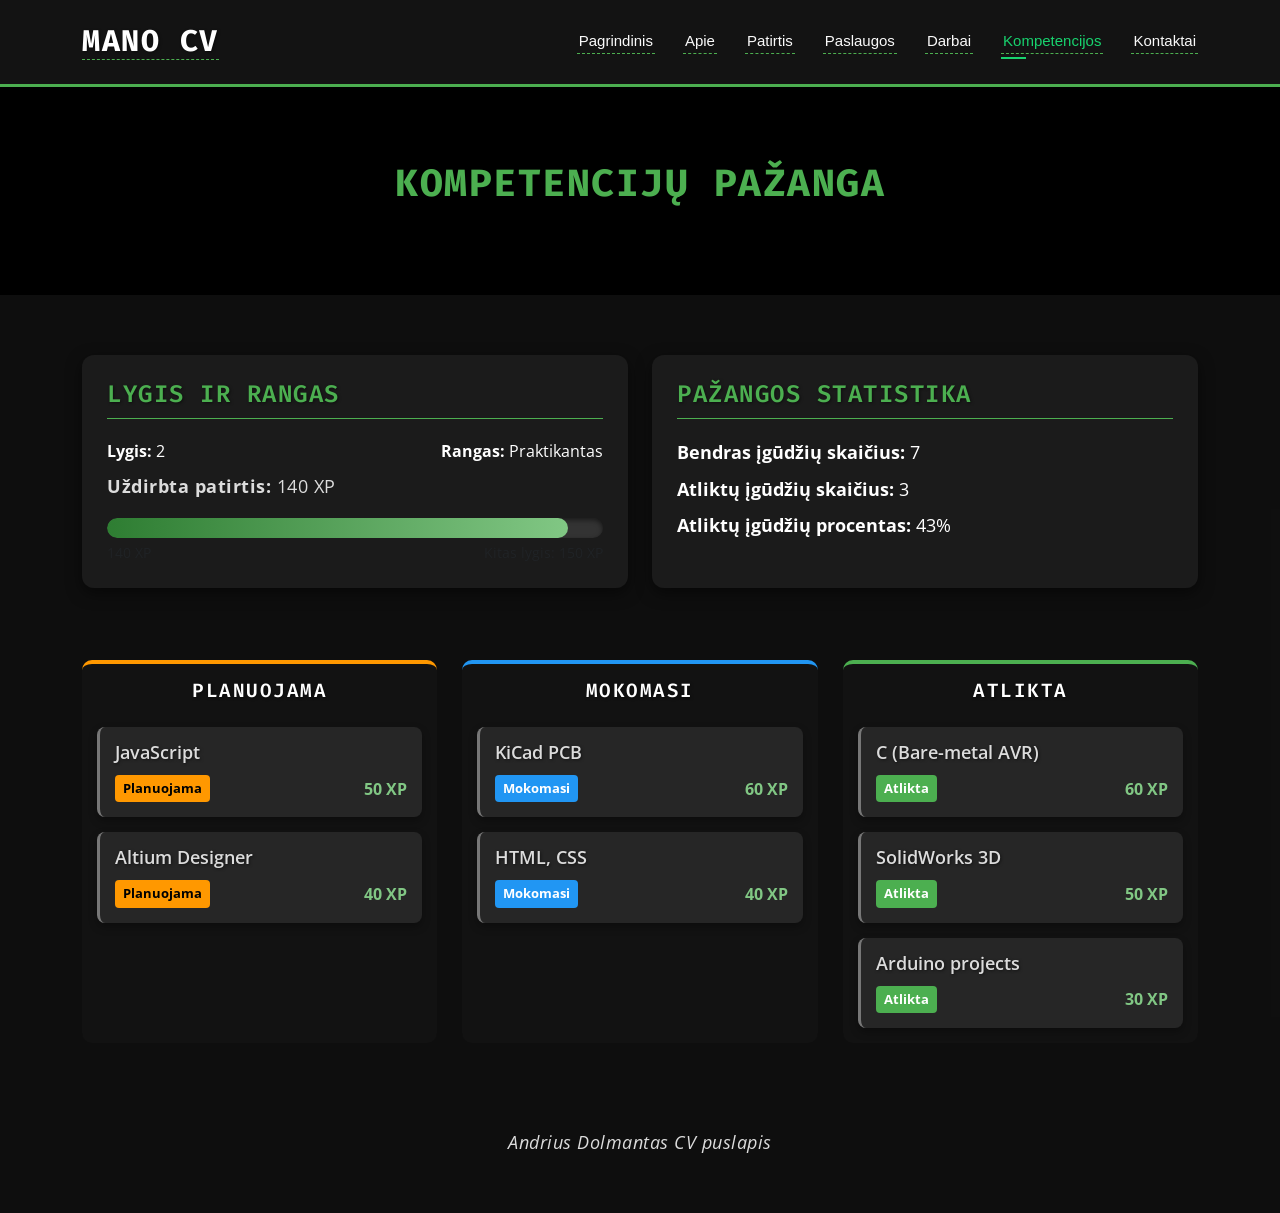
<file: skills.html>
<!DOCTYPE html>
<html lang="lt">

<head>
  <meta charset="utf-8">
  <meta content="width=device-width, initial-scale=1.0" name="viewport">
  <title>Kompetencijos - Mano CV</title>
  
  <!-- Favicons -->
  <link href="assets/img/laptop.png" rel="icon">
  <link href="assets/img/apple-touch-icon.png" rel="apple-touch-icon">

  <!-- Fonts -->
  <link href="https://fonts.googleapis.com" rel="preconnect">
  <link href="https://fonts.gstatic.com" rel="preconnect" crossorigin>
  <link href="https://fonts.googleapis.com/css2?family=Fira+Code:wght@400;600&family=Open+Sans:wght@300;400;600&display=swap" rel="stylesheet">

  <!-- Vendor CSS Files -->
  <link href="assets/vendor/bootstrap/css/bootstrap.min.css" rel="stylesheet">
  <link href="assets/vendor/bootstrap-icons/bootstrap-icons.css" rel="stylesheet">

  <!-- Main CSS File -->
  <link href="assets/css/main.css" rel="stylesheet">
  <link href="assets/css/custom.css" rel="stylesheet">
</head>

<body class="services-page">

  <header id="header" class="header d-flex align-items-center fixed-top">
    <div class="container-fluid container-xl position-relative d-flex align-items-center justify-content-between">
      <a href="index.html" class="logo d-flex align-items-center">
        <h1 class="sitename">Mano CV</h1>
      </a>
      <nav id="navmenu" class="navmenu">
        <ul>
          <li><a href="index.html">Pagrindinis</a></li>
          <li><a href="about.html">Apie</a></li>
          <li><a href="resume.html">Patirtis</a></li>
          <li><a href="services.html">Paslaugos</a></li>
          <li><a href="portfolio.html">Darbai</a></li>
          <li><a href="skills.html" class="active">Kompetencijos</a></li>
          <li><a href="contact.html">Kontaktai</a></li>
        </ul>
        <i class="mobile-nav-toggle d-xl-none bi bi-list"></i>
      </nav>
    </div>
  </header>

  <main class="main">
    
    <!-- Puslapio antraštė -->
    <div class="page-title">
      <div class="heading">
        <div class="container text-center">
          <h1>Kompetencijų pažanga</h1>
        </div>
      </div>
    </div>

    <!-- Kompetencijų modulis -->
    <section id="skills-module" class="section dark-background">
      <div class="container">
        
        <!-- Statistika ir lygio informacija (Grid/Flexbox išdėstymas) -->
        <div class="row mb-5">
          
          <!-- Lygio ir patirties taškų blokas -->
          <div class="col-md-6 mb-4">
            <div class="stats-card">
              <h3>Lygis ir Rangas</h3>
              <div class="rank-info d-flex justify-content-between">
                <span><strong>Lygis:</strong> 2</span>
                <span><strong>Rangas:</strong> Praktikantas</span>
              </div>
              <p class="mt-2 mb-1"><strong>Uždirbta patirtis:</strong> 140 XP</p>
              
              <!-- Progreso juosta (Progress bar) -->
              <div class="custom-progress-bar">
                <!-- Užpildyta 93% (140 iš 150 XP) -->
                <div class="custom-progress-fill" style="width: 93%;"></div> 
              </div>
              <div class="d-flex justify-content-between text-muted small mt-1">
                <span>140 XP</span>
                <span>Kitas lygis: 150 XP</span>
              </div>
            </div>
          </div>

          <!-- Bendros statistikos blokas -->
          <div class="col-md-6 mb-4">
            <div class="stats-card">
              <h3>Pažangos statistika</h3>
              <ul class="stats-list">
                <li><strong>Bendras įgūdžių skaičius:</strong> 7</li>
                <li><strong>Atliktų įgūdžių skaičius:</strong> 3</li>
                <li><strong>Atliktų įgūdžių procentas:</strong> 43%</li>
              </ul>
            </div>
          </div>
        </div>

        <!-- Įgūdžių Kanban lenta (Grid išdėstymas) -->
        <div class="kanban-board">
          
          <!-- 1 Kategorija: Planuojama -->
          <div class="kanban-column">
            <h4 class="kanban-header planuojama">Planuojama</h4>
            
            <div class="kanban-card">
              <h5 class="skill-title">JavaScript</h5>
              <div class="skill-meta">
                <span class="skill-status status-planuojama">Planuojama</span>
                <span class="skill-xp">50 XP</span>
              </div>
            </div>

            <div class="kanban-card">
              <h5 class="skill-title">Altium Designer</h5>
              <div class="skill-meta">
                <span class="skill-status status-planuojama">Planuojama</span>
                <span class="skill-xp">40 XP</span>
              </div>
            </div>
          </div>

          <!-- 2 Kategorija: Mokomasi -->
          <div class="kanban-column">
            <h4 class="kanban-header mokomasi">Mokomasi</h4>
            
            <div class="kanban-card">
              <h5 class="skill-title">KiCad PCB</h5>
              <div class="skill-meta">
                <span class="skill-status status-mokomasi">Mokomasi</span>
                <span class="skill-xp">60 XP</span>
              </div>
            </div>

            <div class="kanban-card">
              <h5 class="skill-title">HTML, CSS</h5>
              <div class="skill-meta">
                <span class="skill-status status-mokomasi">Mokomasi</span>
                <span class="skill-xp">40 XP</span>
              </div>
            </div>
          </div>

          <!-- 3 Kategorija: Atlikta -->
          <div class="kanban-column">
            <h4 class="kanban-header atlikta">Atlikta</h4>
            
            <div class="kanban-card">
              <h5 class="skill-title">C (Bare-metal AVR)</h5>
              <div class="skill-meta">
                <span class="skill-status status-atlikta">Atlikta</span>
                <span class="skill-xp">60 XP</span>
              </div>
            </div>

            <div class="kanban-card">
              <h5 class="skill-title">SolidWorks 3D</h5>
              <div class="skill-meta">
                <span class="skill-status status-atlikta">Atlikta</span>
                <span class="skill-xp">50 XP</span>
              </div>
            </div>

            <div class="kanban-card">
              <h5 class="skill-title">Arduino projects</h5>
              <div class="skill-meta">
                <span class="skill-status status-atlikta">Atlikta</span>
                <span class="skill-xp">30 XP</span>
              </div>
            </div>
          </div>

        </div> <!-- Pabaiga Kanban -->

      </div>
    </section>

  </main>

  <footer id="footer" class="footer dark-background text-center py-4">
    <div class="container">
      <p>Andrius Dolmantas CV puslapis</p>
    </div>
  </footer>

  <script src="assets/vendor/bootstrap/js/bootstrap.bundle.min.js"></script>
  <script src="assets/js/main.js"></script>
  <script src="assets/js/custom.js"></script>
</body>
</html>
</file>
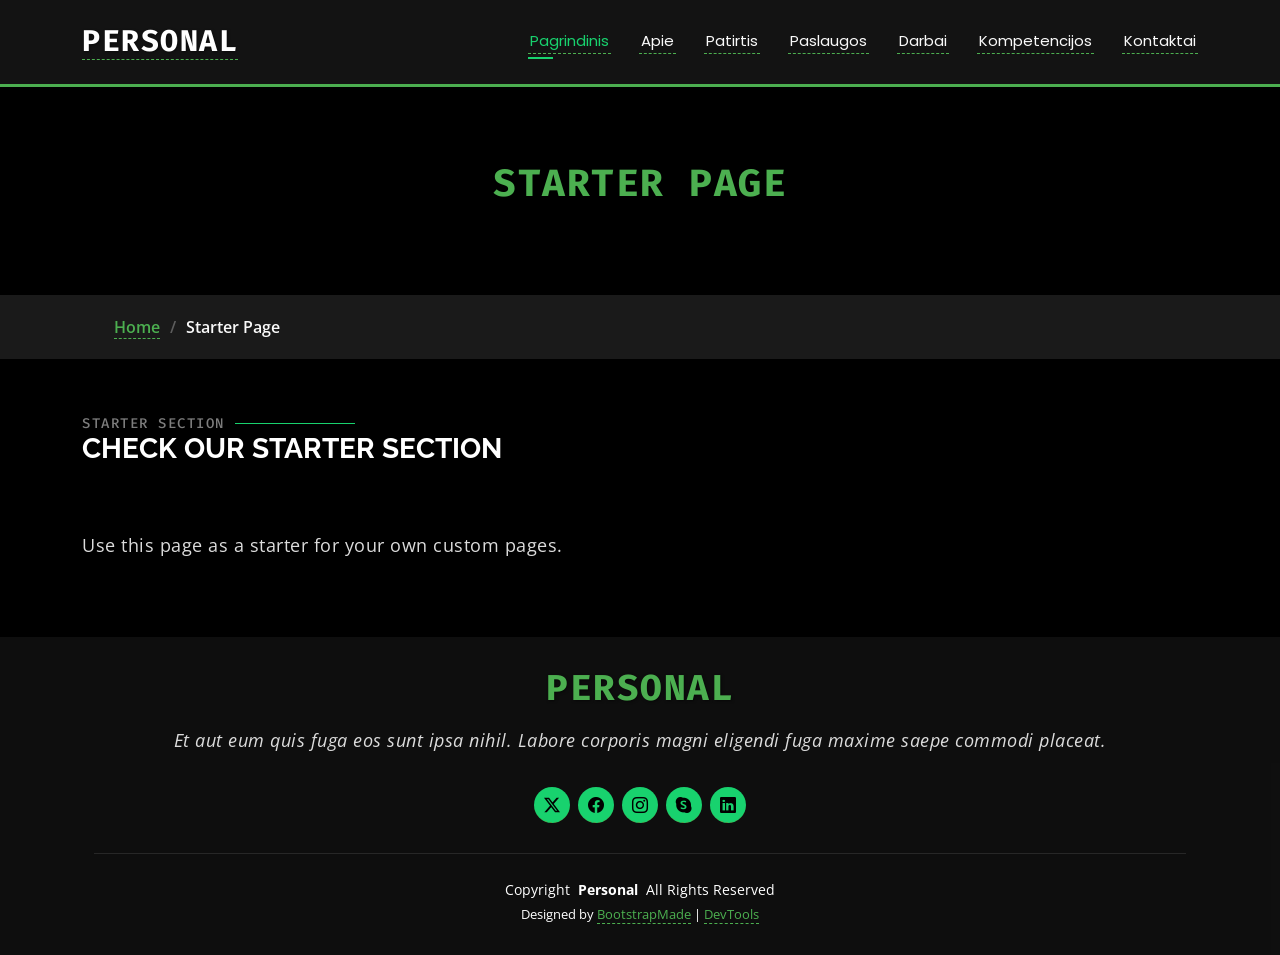
<file: starter-page.html>
<!DOCTYPE html>
<html lang="en">

<head>
  <meta charset="utf-8">
  <meta content="width=device-width, initial-scale=1.0" name="viewport">
  <title>Starter Page - Personal Bootstrap Template</title>
  <meta name="description" content="">
  <meta name="keywords" content="">

  <!-- Favicons -->
  <link href="assets/img/favicon.png" rel="icon">
  <link href="assets/img/apple-touch-icon.png" rel="apple-touch-icon">

  <!-- Fonts -->
  <link href="https://fonts.googleapis.com" rel="preconnect">
  <link href="https://fonts.gstatic.com" rel="preconnect" crossorigin>
  <link href="https://fonts.googleapis.com/css2?family=Roboto:ital,wght@0,100;0,300;0,400;0,500;0,700;0,900;1,100;1,300;1,400;1,500;1,700;1,900&family=Poppins:ital,wght@0,100;0,200;0,300;0,400;0,500;0,600;0,700;0,800;0,900;1,100;1,200;1,300;1,400;1,500;1,600;1,700;1,800;1,900&family=Raleway:ital,wght@0,100;0,200;0,300;0,400;0,500;0,600;0,700;0,800;0,900;1,100;1,200;1,300;1,400;1,500;1,600;1,700;1,800;1,900&display=swap" rel="stylesheet">

  <!-- Vendor CSS Files -->
  <link href="assets/vendor/bootstrap/css/bootstrap.min.css" rel="stylesheet">
  <link href="assets/vendor/bootstrap-icons/bootstrap-icons.css" rel="stylesheet">
  <link href="assets/vendor/aos/aos.css" rel="stylesheet">
  <link href="assets/vendor/swiper/swiper-bundle.min.css" rel="stylesheet">
  <link href="assets/vendor/glightbox/css/glightbox.min.css" rel="stylesheet">

  <!-- Main CSS File -->
  <link href="assets/css/main.css" rel="stylesheet">
  <link href="assets/css/custom.css" rel="stylesheet">

  <!-- =======================================================
  * Template Name: Personal
  * Template URL: https://bootstrapmade.com/personal-free-resume-bootstrap-template/
  * Updated: Mar 05 2025 with Bootstrap v5.3.3
  * Author: BootstrapMade.com
  * License: https://bootstrapmade.com/license/
  ======================================================== -->
</head>

<body class="starter-page-page">

  <header id="header" class="header d-flex align-items-center fixed-top">
    <div class="container-fluid container-xl position-relative d-flex align-items-center justify-content-between">

      <a href="index.html" class="logo d-flex align-items-center">
        <!-- Uncomment the line below if you also wish to use an image logo -->
        <!-- <img src="assets/img/logo.webp" alt=""> -->
        <h1 class="sitename">Personal</h1>
      </a>

      <nav id="navmenu" class="navmenu">
        <ul>
          <li><a href="index.html" class="active">Pagrindinis</a></li>
          <li><a href="about.html">Apie</a></li>
          <li><a href="resume.html">Patirtis</a></li>
          <li><a href="services.html">Paslaugos</a></li>
          <li><a href="portfolio.html">Darbai</a></li>
          <li><a href="skills.html">Kompetencijos</a></li> <!-- NAUJA EILUTĖ -->
          <li><a href="contact.html">Kontaktai</a></li>
        </ul>
        <i class="mobile-nav-toggle d-xl-none bi bi-list"></i>
      </nav>

    </div>
  </header>

  <main class="main">

    <!-- Page Title -->
    <div class="page-title" data-aos="fade">
      <div class="heading">
        <div class="container">
          <div class="row d-flex justify-content-center text-center">
            <div class="col-lg-8">
              <h1>Starter Page</h1>
            </div>
          </div>
        </div>
      </div>
      <nav class="breadcrumbs">
        <div class="container">
          <ol>
            <li><a href="index.html">Home</a></li>
            <li class="current">Starter Page</li>
          </ol>
        </div>
      </nav>
    </div><!-- End Page Title -->

    <!-- Starter Section Section -->
    <section id="starter-section" class="starter-section section">

      <!-- Section Title -->
      <div class="container section-title" data-aos="fade-up">
        <h2>Starter Section</h2>
        <div><span>Check Our</span> <span class="description-title">Starter Section</span></div>
      </div><!-- End Section Title -->

      <div class="container" data-aos="fade-up">
        <p>Use this page as a starter for your own custom pages.</p>
      </div>

    </section><!-- /Starter Section Section -->

  </main>

  <footer id="footer" class="footer dark-background">
    <div class="container">
      <h3 class="sitename">Personal</h3>
      <p>Et aut eum quis fuga eos sunt ipsa nihil. Labore corporis magni eligendi fuga maxime saepe commodi placeat.</p>
      <div class="social-links d-flex justify-content-center">
        <a href=""><i class="bi bi-twitter-x"></i></a>
        <a href=""><i class="bi bi-facebook"></i></a>
        <a href=""><i class="bi bi-instagram"></i></a>
        <a href=""><i class="bi bi-skype"></i></a>
        <a href=""><i class="bi bi-linkedin"></i></a>
      </div>
      <div class="container">
        <div class="copyright">
          <span>Copyright</span> <strong class="px-1 sitename">Personal</strong> <span>All Rights Reserved</span>
        </div>
        <div class="credits">
          <!-- All the links in the footer should remain intact. -->
          <!-- You can delete the links only if you've purchased the pro version. -->
          <!-- Licensing information: https://bootstrapmade.com/license/ -->
          <!-- Purchase the pro version with working PHP/AJAX contact form: [buy-url] -->
          Designed by <a href="https://bootstrapmade.com/">BootstrapMade</a> | <a href="https://bootstrapmade.com/tools/">DevTools</a>
        </div>
      </div>
    </div>
  </footer>

  <!-- Scroll Top -->
  <a href="#" id="scroll-top" class="scroll-top d-flex align-items-center justify-content-center"><i class="bi bi-arrow-up-short"></i></a>

  <!-- Preloader -->
  <div id="preloader"></div>

  <!-- Vendor JS Files -->
  <script src="assets/vendor/bootstrap/js/bootstrap.bundle.min.js"></script>
  <script src="assets/vendor/php-email-form/validate.js"></script>
  <script src="assets/vendor/aos/aos.js"></script>
  <script src="assets/vendor/typed.js/typed.umd.js"></script>
  <script src="assets/vendor/purecounter/purecounter_vanilla.js"></script>
  <script src="assets/vendor/waypoints/noframework.waypoints.js"></script>
  <script src="assets/vendor/swiper/swiper-bundle.min.js"></script>
  <script src="assets/vendor/glightbox/js/glightbox.min.js"></script>
  <script src="assets/vendor/imagesloaded/imagesloaded.pkgd.min.js"></script>
  <script src="assets/vendor/isotope-layout/isotope.pkgd.min.js"></script>

  <!-- Main JS File -->
  <script src="assets/js/main.js"></script>
  <script src="assets/js/custom.js"></script>

</body>

</html>
</file>
<file: assets/css/custom.css>
/* ========================================================
   2. ŠRIFTŲ (TYPOGRAPHY) STILIAI
   ======================================================== */

/* 2a. Pakeista svetainės šriftų šeima */
/* Importuojame naujus šriftus iš Google Fonts (tinka inžinerinei tematikai) */
@import url('https://fonts.googleapis.com/css2?family=Fira+Code:wght@400;600&family=Open+Sans:wght@300;400;600&display=swap');

body {
    font-family: 'Open Sans', sans-serif;
}

/* 2b, 2d. Pakeisti antraščių (h1-h6) stiliai (dydžiai, storiai, spalvos, vizualus skirtumas) */
h1, h2, h3, h4, h5, h6 {
    font-family: 'Fira Code', monospace; /* Programuotojų stiliaus šriftas antraštėms */
    color: #4CAF50; /* Žalia akcento spalva */
    font-weight: 600;
    text-transform: uppercase;
    letter-spacing: 1.5px;
    text-shadow: 1px 1px 3px rgba(0,0,0,0.5); /* Pridėtas šešėlis ryškumui */
}

h2 { font-size: 2.5rem; }
h3 { font-size: 2rem; }

/* 2c, 2d. Atnaujintas pastraipų stilius */
p {
    font-size: 1.1rem;
    line-height: 1.8;
    color: #dcdcdc; /* Šviesesnė pilka tekstui */
    letter-spacing: 0.5px;
}


/* ========================================================
   3. KOMPONENTŲ STILIAI (MYGTUKAI IR NUORODOS)
   ======================================================== */

/* 3b, 3c. Nuorodų stiliai */
a {
    color: #4CAF50;
    text-decoration: none;
    border-bottom: 1px dashed #4CAF50; /* Brūkšninė linija po nuoroda */
    transition: all 0.3s ease;
}

a:hover {
    color: #81C784;
    border-bottom-style: solid;
}

/* 3a, 3c. Mygtukų ir jų pseudo-klasių (:hover, :active) stiliai */
.btn, button, input[type="submit"] {
    background-color: #2E7D32;
    color: #ffffff;
    border: 2px solid #4CAF50;
    border-radius: 8px; /* Suapvalinti kampai */
    padding: 10px 24px;
    font-family: 'Fira Code', monospace;
    transition: background-color 0.3s, transform 0.1s, box-shadow 0.3s;
    cursor: pointer;
}

.btn:hover, button:hover, input[type="submit"]:hover {
    background-color: #4CAF50;
    box-shadow: 0 4px 12px rgba(76, 175, 80, 0.4);
    transform: translateY(-2px); /* Pakilimo efektas užvedus pelę */
}

.btn:active, button:active, input[type="submit"]:active {
    transform: translateY(1px); /* Paspaudimo efektas */
    box-shadow: 0 2px 4px rgba(76, 175, 80, 0.4);
}


/* ========================================================
   4. ELEMENTŲ IŠDĖSTYMAS IR TURINIO BLOKAI
   ======================================================== */

/* 4a. Margin ir Padding pakeitimai "Apie", "Patirtis", "Darbai" skiltyse */
.about.section, .resume.section, .portfolio.section {
    padding: 80px 25px; /* Didesni vidiniai tarpai */
    margin-bottom: 40px; /* Papildomas išorinis tarpas tarp sekcijų */
}

/* 4b. Turinio blokų išvaizdos tobulinimas (rėmeliai, užapvalinimai, šešėliai) */
.about .container, .resume .resume-item, .portfolio .portfolio-item {
    background: rgba(30, 30, 30, 0.8);
    border-left: 4px solid #4CAF50; /* Ryškus kairysis rėmelis */
    border-radius: 12px; /* Užapvalinimai (Border Radius) */
    padding: 25px;
    box-shadow: 0 8px 20px rgba(0, 0, 0, 0.6); /* Šešėlis (Box Shadow) */
    transition: transform 0.3s ease;
}

.resume .resume-item:hover, .portfolio .portfolio-item:hover {
    transform: scale(1.02); /* Priartinimo efektas užvedus */
}


/* ========================================================
   5. DVIEJŲ PASIRINKTŲ KOMPONENTŲ STILIŲ ATNAUJINIMAS
   ======================================================== */

/* Komponentas 1: Progreso juostos (Progress Bars) įgūdžių (Skills) skiltyje */
.progress .progress-bar {
    /* 1. Pakeistas fonas į spalvų perėjimą (gradientą) vietoje vientisos spalvos */
    background: linear-gradient(90deg, #2E7D32 0%, #81C784 100%); 
    
    /* 2. Pridėtas užapvalinimas, kad juostos nebūtų stačiakampės */
    border-radius: 10px; 
    
    /* 3. Pridėtas vidinis šešėlis (inset box-shadow) gylio efektui sukurti */
    box-shadow: 0 3px 5px rgba(0, 0, 0, 0.3) inset; 
}

/* Komponentas 2: Pagrindinė (viršutinė) navigacijos juostos sekcija (Header) */
#header.header {
    /* 1. Fono spalva (padaryta kiek tamsesnė, nes nuėmėme suliejimą) */
    background-color: rgba(20, 20, 20, 0.98) !important; 
    
    /* 2. Apatinė kraštinė */
    border-bottom: 3px solid #4CAF50; 
    
    /* 3. NAUJA: Išorinis šešėlis vietoj suliejimo (blur), kad nesugadintų burgerio meniu */
    box-shadow: 0 4px 15px rgba(0, 0, 0, 0.8); 
    
    z-index: 9990 !important;
}

/* Užtikriname, kad mobiliosios versijos mygtukas ir išsiskleidžiantis sąrašas būtų absoliučiai viršuje */
.mobile-nav-toggle, .navmenu ul {
    z-index: 9999 !important;
}


/* ========================================================
   PAPILDOMA UŽDUOTIS: SĄRAŠŲ IR LENTELĖS STILIŲ ATNAUJINIMAS
   ======================================================== */

/* --------------------------------------------------------
   1. SĄRAŠŲ STILIŲ ATNAUJINIMAS
   -------------------------------------------------------- */

/* 1a. Nenumeruoto sąrašo išvaizda naudojant pseudo-elementus */
.services ul {
    list-style-type: none; /* Paslepiami standartiniai taškai */
    padding-left: 0;
}

.services ul > li {
    margin-bottom: 10px;
}

.services ul > li::before {
    content: "➔"; /* Pridedamas pasirinktinis simbolis */
    color: #4CAF50;
    margin-right: 10px;
    font-weight: bold;
}

/* 1a. Numeruoto sąrašo išvaizda naudojant CSS skaitiklius (Counters) */
.services ol {
    list-style-type: none; /* Paslepiami standartiniai skaičiai */
    counter-reset: paslaugos-skaitiklis; /* Sukuriamas naujas skaitiklis */
    padding-left: 0;
}

.services ol > li {
    counter-increment: paslaugos-skaitiklis; /* Skaitiklis didinamas kiekvienam elementui */
    margin-bottom: 12px;
    background: rgba(255, 255, 255, 0.02);
    padding: 8px;
    border-radius: 5px;
}

.services ol > li::before {
    content: counter(paslaugos-skaitiklis) ". "; /* Išvedamas skaitiklio skaičius */
    color: #4CAF50;
    font-weight: bold;
    font-size: 1.2rem;
    margin-right: 10px;
}

/* 1b. Įdėtinio sąrašo (Nested List) stilius (vizualiai skiriasi nuo pagrindinio) */
.services ul ul {
    margin-left: 25px;
    margin-top: 10px;
    border-left: 2px dashed #4CAF50; /* Pridedama brūkšninė linija kairėje */
    padding-left: 15px;
    background: rgba(0, 0, 0, 0.15); /* Skirtingas fonas */
    border-radius: 0 5px 5px 0;
}

.services ul ul > li::before {
    content: "•"; /* Kitoks simbolis įdėtiniam sąrašui */
    color: #81C784;
}


/* --------------------------------------------------------
   2. LENTELĖS STILIAUS ATNAUJINIMAS
   -------------------------------------------------------- */

/* 2a. Antraštinės eilutės stilius (vizualiai išsiskiria iš duomenų laukų) */
.table thead th {
    background-color: #1b5e20 !important; /* Tamsiai žalias fonas */
    color: #ffffff !important;
    text-transform: uppercase;
    letter-spacing: 1px;
    border-bottom: 3px solid #81C784 !important; /* Ryški apatinė kraštinė */
}

/* 2b. „Zebra“ stilius (pakaitomis skirtingos eilučių spalvos) ir :hover efektas */
.table tbody tr:nth-child(even) td {
    background-color: rgba(255, 255, 255, 0.03) !important; /* Kas antra eilutė šviesesnė */
}

.table tbody tr:nth-child(odd) td {
    background-color: transparent !important;
}

.table tbody tr:hover td {
    background-color: rgba(76, 175, 80, 0.2) !important; /* Užvedus pelę, eilutė tampa žalia */
    cursor: default;
    transition: background-color 0.3s ease;
}

/* 2c. Vienodi langelių vidiniai tarpai (Cell Padding) ir turinio lygiavimas centre */
.table th, .table td {
    padding: 16px !important; /* Vienodi vidiniai tarpai */
    text-align: center !important; /* Lygiavimas centre horizontalei */
    vertical-align: middle !important; /* Lygiavimas centre vertikaliai */
}
/* ========================================================
   6. KOMPETENCIJŲ PAŽANGOS MODULIS (KANBAN LENTA)
   ======================================================== */

/* Statistikos kortelių stilius */
.stats-card {
    background: rgba(30, 30, 30, 0.8);
    border-radius: 12px;
    padding: 25px;
    box-shadow: 0 5px 15px rgba(0,0,0,0.5);
    height: 100%;
}
.stats-card h3 {
    font-size: 1.5rem;
    border-bottom: 1px solid #4CAF50;
    padding-bottom: 10px;
    margin-bottom: 20px;
}
.stats-list {
    list-style: none;
    padding: 0;
}
.stats-list li {
    margin-bottom: 10px;
    font-size: 1.1rem;
}

/* Nauja Progreso juosta */
.custom-progress-bar {
    width: 100%;
    height: 20px;
    background-color: #333;
    border-radius: 10px;
    overflow: hidden;
    margin-top: 15px;
    box-shadow: inset 0 2px 5px rgba(0,0,0,0.5);
}
.custom-progress-fill {
    height: 100%;
    background: linear-gradient(90deg, #2E7D32, #81C784);
    border-radius: 10px;
    transition: width 1s ease-in-out;
}

/* KANBAN Lenta (Grid) */
.kanban-board {
    display: grid;
    grid-template-columns: repeat(auto-fit, minmax(300px, 1fr));
    gap: 25px;
}

.kanban-column {
    background: rgba(20, 20, 20, 0.6);
    border-radius: 10px;
    padding: 15px;
    border-top: 4px solid #555;
    display: flex;
    flex-direction: column;
    gap: 15px;
}

/* Kategorijų spalvos */
.kanban-column:nth-child(1) { border-color: #ff9800; } /* Planuojama */
.kanban-column:nth-child(2) { border-color: #2196f3; } /* Mokomasi */
.kanban-column:nth-child(3) { border-color: #4CAF50; } /* Atlikta */

.kanban-header {
    text-align: center;
    font-size: 1.2rem;
    margin-bottom: 10px;
    color: #fff;
}

/* Kanban Kortelės (Flexbox) */
.kanban-card {
    background: rgba(40, 40, 40, 0.9);
    border-radius: 8px;
    padding: 15px;
    box-shadow: 0 4px 8px rgba(0,0,0,0.3);
    border-left: 3px solid #777;
    transition: transform 0.2s;
}
.kanban-card:hover {
    transform: translateY(-3px);
}
.skill-title {
    font-size: 1.1rem;
    margin-bottom: 12px;
    color: #dcdcdc;
    font-family: 'Open Sans', sans-serif;
    text-transform: none;
    letter-spacing: 0;
}

/* Būsena ir XP išdėstymas kortelėje (Flexbox) */
.skill-meta {
    display: flex;
    justify-content: space-between;
    align-items: center;
}
.skill-status {
    font-size: 0.8rem;
    padding: 4px 8px;
    border-radius: 4px;
    font-weight: bold;
}
.status-planuojama { background: #ff9800; color: #000; }
.status-mokomasi { background: #2196f3; color: #fff; }
.status-atlikta { background: #4CAF50; color: #fff; }

.skill-xp {
    font-weight: bold;
    color: #81C784;
}


/* ========================================================
   7. PAPILDOMA UŽDUOTIS (4 BALAI): ANIMACIJOS
   ======================================================== */

/* 1. Animuotas gradiento fonas "Paslaugų" skiltyje (reikia pridėti klasę prie sekcijos html faile) */
#services {
    background: linear-gradient(-45deg, #121212, #1b5e20, #000000, #2E7D32) !important;
    background-size: 400% 400% !important;
    animation: animuotasGradientas 10s ease infinite;
}

@keyframes animuotasGradientas {
    0% { background-position: 0% 50%; }
    50% { background-position: 100% 50%; }
    100% { background-position: 0% 50%; }
}

/* 2. Plaukiojančios CSS figūros "Apie" skiltyje */
#about {
    position: relative;
    overflow: hidden; /* Kad figūros neišlįstų už rėmų */
}

/* Konteineriui priskiriame z-index, kad figūros liktų po tekstu */
#about .container {
    position: relative;
    z-index: 2;
}

/* Bazinė figūrų klasė */
.css-shape {
    position: absolute;
    z-index: 0;
    opacity: 0.2;
}

/* Apskritimas su didėjimo/mažėjimo ir judėjimo animacija */
.css-shape-circle {
    width: 150px;
    height: 150px;
    background-color: #4CAF50;
    border-radius: 50%;
    top: 10%;
    left: 5%;
    animation: floatAndScale 8s ease-in-out infinite;
}

/* Trikampis su sukimosi animacija */
.css-shape-triangle {
    width: 0;
    height: 0;
    border-left: 80px solid transparent;
    border-right: 80px solid transparent;
    border-bottom: 140px solid #81C784;
    bottom: 15%;
    right: 8%;
    animation: rotateShape 12s linear infinite;
}

@keyframes floatAndScale {
    0%, 100% { transform: translateY(0) scale(1); }
    50% { transform: translateY(-40px) scale(1.2); }
}

@keyframes rotateShape {
    0% { transform: rotate(0deg); }
    100% { transform: rotate(360deg); }
}
/* Taikoma services.html faile esančiai <section id="services"> sekcijai */
#services {
    /* Sukuriamas kelių spalvų gradientas */
    background: linear-gradient(-45deg, #0f2027, #203a43, #2c5364, #1b5e20) !important;
    background-size: 400% 400% !important;
    /* Pritaikius animaciją, fonas pulsuoja ir juda */
    animation: gradientMove 1s ease infinite !important;
}

/* Gradiento judėjimo animacijos kadrai */
@keyframes gradientMove {
    0% { background-position: 0% 50%; }
    50% { background-position: 100% 50%; }
    100% { background-position: 0% 50%; }
}
/* Paruošiama "About" sekcija, kad figūros neišlįstų iš ekrano ribų */
#about {
    position: relative;
    overflow: hidden; 
}

/* Užtikrinama, kad sekcijos tekstas būtų virš figūrų */
#about .container {
    position: relative;
    z-index: 2; 
}

/* Bendra klasė, pritaikanti figūroms permatomumą ir nustumianti jas į foną */
.css-shape {
    position: absolute;
    z-index: 0;
    opacity: 0.25; /* Šiek tiek matomos, bet neužstoja teksto */
}

/* Pirma figūra: Žalias apskritimas (pulsavimo ir judėjimo aukštyn-žemyn animacija) */
.css-shape-1 {
    width: 250px;
    height: 250px;
    background: linear-gradient(135deg, #4CAF50, #81C784);
    border-radius: 50%;
    top: 5%;
    left: -5%;
    animation: floatCircle 8s ease-in-out infinite;
}

/* Antra figūra: Tuščiaviduris pasviręs kvadratas (nuolatinio sukimosi animacija) */
.css-shape-2 {
    width: 180px;
    height: 180px;
    background-color: transparent;
    border: 15px solid #2E7D32;
    bottom: 10%;
    right: -2%;
    animation: rotateSquare 12s linear infinite;
}

/* Animacijų taisyklės figūroms */
@keyframes floatCircle {
    0%, 100% { transform: translateY(0) scale(1); }
    50% { transform: translateY(-40px) scale(1.1); }
}

@keyframes rotateSquare {
    0% { transform: rotate(0deg); }
    100% { transform: rotate(360deg); }
}
/* ========================================================
   11 LAB. DARBAS: KONTAKTŲ FORMOS STILIAI IR VALIDACIJA
   ======================================================== */
.custom-contact-form .form-label {
  color: #dcdcdc;
  font-weight: 600;
  margin-bottom: 6px;
}

.custom-contact-form .form-control {
  background-color: rgba(25, 25, 25, 0.9);
  border: 1px solid #444;
  color: #fff;
  border-radius: 8px;
  padding: 10px 14px;
}

.custom-contact-form .form-control:focus {
  border-color: #4CAF50;
  box-shadow: 0 0 0 0.2rem rgba(76, 175, 80, 0.25);
  background-color: rgba(30, 30, 30, 0.95);
  color: #fff;
}

.custom-contact-form .form-control.input-error {
  border-color: #ef5350 !important;
  box-shadow: 0 0 0 0.2rem rgba(239, 83, 80, 0.2) !important;
}

.custom-contact-form .form-control.input-valid {
  border-color: #4CAF50;
}

.field-error {
  color: #ff6b6b;
  font-size: 0.85rem;
  margin-top: 4px;
  min-height: 18px;
}

.custom-contact-form button:disabled {
  opacity: 0.45;
  cursor: not-allowed;
  transform: none !important;
  box-shadow: none !important;
}

.btn-clear {
  background-color: #3a3a3a !important;
  border-color: #777 !important;
}

.btn-clear:hover {
  background-color: #555 !important;
}

.form-output-box {
  display: none;
  background: rgba(30, 30, 30, 0.9);
  border-left: 4px solid #4CAF50;
  border-radius: 10px;
  padding: 20px;
}

.form-output-box.visible {
  display: block;
}
</file>
<file: assets/css/main.css>
/**
* Template Name: Personal
* Template URL: https://bootstrapmade.com/personal-free-resume-bootstrap-template/
* Updated: Mar 05 2025 with Bootstrap v5.3.3
* Author: BootstrapMade.com
* License: https://bootstrapmade.com/license/
*/

/*--------------------------------------------------------------
# Font & Color Variables
# Help: https://bootstrapmade.com/color-system/
--------------------------------------------------------------*/
/* Fonts */
:root {
  --default-font: "Roboto",  system-ui, -apple-system, "Segoe UI", Roboto, "Helvetica Neue", Arial, "Noto Sans", "Liberation Sans", sans-serif, "Apple Color Emoji", "Segoe UI Emoji", "Segoe UI Symbol", "Noto Color Emoji";
  --heading-font: "Raleway",  sans-serif;
  --nav-font: "Poppins",  sans-serif;
}

/* Global Colors - The following color variables are used throughout the website. Updating them here will change the color scheme of the entire website */
:root { 
  --background-color: #000000; /* Background color for the entire website, including individual sections */
  --default-color: #fafafa; /* Default color used for the majority of the text content across the entire website */
  --heading-color: #ffffff; /* Color for headings, subheadings and title throughout the website */
  --accent-color: #18d26e; /* Accent color that represents your brand on the website. It's used for buttons, links, and other elements that need to stand out */
  --surface-color: #1a1a1a; /* The surface color is used as a background of boxed elements within sections, such as cards, icon boxes, or other elements that require a visual separation from the global background. */
  --contrast-color: #000000; /* Contrast color for text, ensuring readability against backgrounds of accent, heading, or default colors. */
}

/* Nav Menu Colors - The following color variables are used specifically for the navigation menu. They are separate from the global colors to allow for more customization options */
:root {
  --nav-color: #fafafa;  /* The default color of the main navmenu links */
  --nav-hover-color: #18d26e; /* Applied to main navmenu links when they are hovered over or active */
  --nav-mobile-background-color: #1a1a1a; /* Used as the background color for mobile navigation menu */
  --nav-dropdown-background-color: #1a1a1a; /* Used as the background color for dropdown items that appear when hovering over primary navigation items */
  --nav-dropdown-color: #fafafa; /* Used for navigation links of the dropdown items in the navigation menu. */
  --nav-dropdown-hover-color: #18d26e; /* Similar to --nav-hover-color, this color is applied to dropdown navigation links when they are hovered over. */
}

/* Color Presets - These classes override global colors when applied to any section or element, providing reuse of the sam color scheme. */

.light-background {
  --background-color: #1a1a1a;
  --surface-color: #343434;
}

.dark-background {
  --background-color: rgba(15, 15, 15, 0.975);
  --default-color: #ffffff;
  --heading-color: #ffffff;
  --surface-color: #292929f9;
  --contrast-color: #000000;
}

/* Smooth scroll */
:root {
  scroll-behavior: smooth;
}

/*--------------------------------------------------------------
# General Styling & Shared Classes
--------------------------------------------------------------*/
body {
  color: var(--default-color);
  background-color: var(--background-color);
  font-family: var(--default-font);
}

a {
  color: var(--accent-color);
  text-decoration: none;
  transition: 0.3s;
}

a:hover {
  color: color-mix(in srgb, var(--accent-color), transparent 25%);
  text-decoration: none;
}

h1,
h2,
h3,
h4,
h5,
h6 {
  color: var(--heading-color);
  font-family: var(--heading-font);
}

/* PHP Email Form Messages
------------------------------*/
.php-email-form .error-message {
  display: none;
  background: #df1529;
  color: #ffffff;
  text-align: left;
  padding: 15px;
  margin-bottom: 24px;
  font-weight: 600;
}

.php-email-form .sent-message {
  display: none;
  color: #ffffff;
  background: #059652;
  text-align: center;
  padding: 15px;
  margin-bottom: 24px;
  font-weight: 600;
}

.php-email-form .loading {
  display: none;
  background: var(--surface-color);
  text-align: center;
  padding: 15px;
  margin-bottom: 24px;
}

.php-email-form .loading:before {
  content: "";
  display: inline-block;
  border-radius: 50%;
  width: 24px;
  height: 24px;
  margin: 0 10px -6px 0;
  border: 3px solid var(--accent-color);
  border-top-color: var(--surface-color);
  animation: php-email-form-loading 1s linear infinite;
}

@keyframes php-email-form-loading {
  0% {
    transform: rotate(0deg);
  }

  100% {
    transform: rotate(360deg);
  }
}

/*--------------------------------------------------------------
# Global Header
--------------------------------------------------------------*/
.header {
  --background-color: rgba(0, 0, 0, 0);
  color: var(--default-color);
  background-color: var(--background-color);
  padding: 15px 0;
  transition: all 0.5s;
  z-index: 997;
}

.header .logo {
  line-height: 1;
}

.header .logo img {
  max-height: 32px;
  margin-right: 8px;
}

.header .logo h1 {
  font-size: 30px;
  margin: 0;
  font-weight: 700;
  color: var(--heading-color);
}

.scrolled .header {
  box-shadow: 0px 0 18px rgba(0, 0, 0, 0.1);
}

/* Global Header on Scroll
------------------------------*/
.scrolled .header {
  --background-color: rgba(0, 0, 0, 0.8);
}

/*--------------------------------------------------------------
# Navigation Menu
--------------------------------------------------------------*/
/* Desktop Navigation */
@media (min-width: 1200px) {
  .navmenu {
    padding: 0;
  }

  .navmenu ul {
    margin: 0;
    padding: 0;
    display: flex;
    list-style: none;
    align-items: center;
  }

  .navmenu li {
    position: relative;
  }

  .navmenu>ul>li {
    white-space: nowrap;
    padding: 15px 14px;
  }

  .navmenu>ul>li:last-child {
    padding-right: 0;
  }

  .navmenu a,
  .navmenu a:focus {
    color: var(--nav-color);
    font-size: 15px;
    padding: 0 2px;
    font-family: var(--nav-font);
    font-weight: 400;
    display: flex;
    align-items: center;
    justify-content: space-between;
    white-space: nowrap;
    transition: 0.3s;
    position: relative;
  }

  .navmenu a i,
  .navmenu a:focus i {
    font-size: 12px;
    line-height: 0;
    margin-left: 5px;
    transition: 0.3s;
  }

  .navmenu>ul>li>a:before {
    content: "";
    position: absolute;
    height: 2px;
    bottom: -6px;
    left: 0;
    background-color: var(--nav-hover-color);
    visibility: hidden;
    width: 0px;
    transition: all 0.3s ease-in-out 0s;
  }

  .navmenu a:hover:before,
  .navmenu li:hover>a:before,
  .navmenu .active:before {
    visibility: visible;
    width: 25px;
  }

  .navmenu li:hover>a,
  .navmenu .active,
  .navmenu .active:focus {
    color: var(--nav-hover-color);
  }

  .navmenu .dropdown ul {
    margin: 0;
    padding: 10px 0;
    background: var(--nav-dropdown-background-color);
    display: block;
    position: absolute;
    visibility: hidden;
    left: 14px;
    top: 130%;
    opacity: 0;
    transition: 0.3s;
    border-radius: 4px;
    z-index: 99;
    box-shadow: 0px 0px 30px rgba(0, 0, 0, 0.1);
  }

  .navmenu .dropdown ul li {
    min-width: 200px;
  }

  .navmenu .dropdown ul a {
    padding: 10px 20px;
    font-size: 15px;
    text-transform: none;
    color: var(--nav-dropdown-color);
  }

  .navmenu .dropdown ul a i {
    font-size: 12px;
  }

  .navmenu .dropdown ul a:hover,
  .navmenu .dropdown ul .active:hover,
  .navmenu .dropdown ul li:hover>a {
    color: var(--nav-dropdown-hover-color);
  }

  .navmenu .dropdown:hover>ul {
    opacity: 1;
    top: 100%;
    visibility: visible;
  }

  .navmenu .dropdown .dropdown ul {
    top: 0;
    left: -90%;
    visibility: hidden;
  }

  .navmenu .dropdown .dropdown:hover>ul {
    opacity: 1;
    top: 0;
    left: -100%;
    visibility: visible;
  }
}

/* Mobile Navigation */
@media (max-width: 1199px) {
  .mobile-nav-toggle {
    color: var(--nav-color);
    font-size: 28px;
    line-height: 0;
    margin-right: 10px;
    cursor: pointer;
    transition: color 0.3s;
  }

  .navmenu {
    padding: 0;
    z-index: 9997;
  }

  .navmenu ul {
    display: none;
    list-style: none;
    position: absolute;
    inset: 60px 20px 20px 20px;
    padding: 10px 0;
    margin: 0;
    border-radius: 6px;
    background-color: var(--nav-mobile-background-color);
    border: 1px solid color-mix(in srgb, var(--default-color), transparent 90%);
    box-shadow: none;
    overflow-y: auto;
    transition: 0.3s;
    z-index: 9998;
  }

  .navmenu a,
  .navmenu a:focus {
    color: var(--nav-dropdown-color);
    padding: 10px 20px;
    font-family: var(--nav-font);
    font-size: 17px;
    font-weight: 500;
    display: flex;
    align-items: center;
    justify-content: space-between;
    white-space: nowrap;
    transition: 0.3s;
  }

  .navmenu a i,
  .navmenu a:focus i {
    font-size: 12px;
    line-height: 0;
    margin-left: 5px;
    width: 30px;
    height: 30px;
    display: flex;
    align-items: center;
    justify-content: center;
    border-radius: 50%;
    transition: 0.3s;
    background-color: color-mix(in srgb, var(--accent-color), transparent 90%);
  }

  .navmenu a i:hover,
  .navmenu a:focus i:hover {
    background-color: var(--accent-color);
    color: var(--contrast-color);
  }

  .navmenu a:hover,
  .navmenu .active,
  .navmenu .active:focus {
    color: var(--nav-dropdown-hover-color);
  }

  .navmenu .active i,
  .navmenu .active:focus i {
    background-color: var(--accent-color);
    color: var(--contrast-color);
    transform: rotate(180deg);
  }

  .navmenu .dropdown ul {
    position: static;
    display: none;
    z-index: 99;
    padding: 10px 0;
    margin: 10px 20px;
    background-color: var(--nav-dropdown-background-color);
    transition: all 0.5s ease-in-out;
  }

  .navmenu .dropdown ul ul {
    background-color: rgba(33, 37, 41, 0.1);
  }

  .navmenu .dropdown>.dropdown-active {
    display: block;
    background-color: rgba(33, 37, 41, 0.03);
  }

  .mobile-nav-active {
    overflow: hidden;
  }

  .mobile-nav-active .mobile-nav-toggle {
    color: #fff;
    position: absolute;
    font-size: 32px;
    top: 15px;
    right: 15px;
    margin-right: 0;
    z-index: 9999;
  }

  .mobile-nav-active .navmenu {
    position: fixed;
    overflow: hidden;
    inset: 0;
    background: rgba(33, 37, 41, 0.8);
    transition: 0.3s;
  }

  .mobile-nav-active .navmenu>ul {
    display: block;
  }
}

/*--------------------------------------------------------------
# Global Footer
--------------------------------------------------------------*/
.footer {
  color: var(--default-color);
  background-color: var(--background-color);
  font-size: 14px;
  text-align: center;
  padding: 30px 0;
  position: relative;
}

.footer h3 {
  font-size: 36px;
  font-weight: 700;
  position: relative;
  padding: 0;
  margin: 0 0 15px 0;
}

.footer p {
  font-size: 15;
  font-style: italic;
  padding: 0;
  margin: 0 0 30px 0;
}

.footer .social-links {
  margin: 0 0 30px 0;
}

.footer .social-links a {
  font-size: 16px;
  display: flex;
  align-items: center;
  justify-content: center;
  background: var(--accent-color);
  color: var(--contrast-color);
  line-height: 1;
  margin: 0 4px;
  border-radius: 50%;
  text-align: center;
  width: 36px;
  height: 36px;
  transition: 0.3s;
}

.footer .social-links a:hover {
  background: color-mix(in srgb, var(--accent-color), transparent 20%);
  text-decoration: none;
}

.footer .copyright {
  padding-top: 25px;
  border-top: 1px solid color-mix(in srgb, var(--default-color), transparent 90%);
}

.footer .credits {
  font-size: 13px;
  padding-top: 5px;
}

/*--------------------------------------------------------------
# Preloader
--------------------------------------------------------------*/
#preloader {
  position: fixed;
  inset: 0;
  z-index: 999999;
  overflow: hidden;
  background: var(--background-color);
  transition: all 0.6s ease-out;
}

#preloader:before {
  content: "";
  position: fixed;
  top: calc(50% - 30px);
  left: calc(50% - 30px);
  border: 6px solid #ffffff;
  border-color: var(--accent-color) transparent var(--accent-color) transparent;
  border-radius: 50%;
  width: 60px;
  height: 60px;
  animation: animate-preloader 1.5s linear infinite;
}

@keyframes animate-preloader {
  0% {
    transform: rotate(0deg);
  }

  100% {
    transform: rotate(360deg);
  }
}

/*--------------------------------------------------------------
# Scroll Top Button
--------------------------------------------------------------*/
.scroll-top {
  position: fixed;
  visibility: hidden;
  opacity: 0;
  right: 15px;
  bottom: -15px;
  z-index: 99999;
  background-color: var(--accent-color);
  width: 44px;
  height: 44px;
  border-radius: 50px;
  transition: all 0.4s;
}

.scroll-top i {
  font-size: 24px;
  color: var(--contrast-color);
  line-height: 0;
}

.scroll-top:hover {
  background-color: color-mix(in srgb, var(--accent-color), transparent 20%);
  color: var(--contrast-color);
}

.scroll-top.active {
  visibility: visible;
  opacity: 1;
  bottom: 15px;
}

/*--------------------------------------------------------------
# Disable aos animation delay on mobile devices
--------------------------------------------------------------*/
@media screen and (max-width: 768px) {
  [data-aos-delay] {
    transition-delay: 0 !important;
  }
}

/*--------------------------------------------------------------
# Global Page Titles & Breadcrumbs
--------------------------------------------------------------*/
.page-title {
  color: var(--default-color);
  background-color: var(--background-color);
  position: relative;
}

.page-title .heading {
  padding: 160px 0 80px 0;
  border-top: 1px solid color-mix(in srgb, var(--default-color), transparent 90%);
}

.page-title .heading h1 {
  font-size: 38px;
  font-weight: 700;
}

.page-title nav {
  background-color: color-mix(in srgb, var(--default-color), transparent 90%);
  padding: 20px 0;
}

.page-title nav ol {
  display: flex;
  flex-wrap: wrap;
  list-style: none;
  margin: 0;
  font-size: 16px;
  font-weight: 600;
}

.page-title nav ol li+li {
  padding-left: 10px;
}

.page-title nav ol li+li::before {
  content: "/";
  display: inline-block;
  padding-right: 10px;
  color: color-mix(in srgb, var(--default-color), transparent 70%);
}

/*--------------------------------------------------------------
# Global Sections
--------------------------------------------------------------*/
section,
.section {
  color: var(--default-color);
  background-color: var(--background-color);
  padding: 60px 0;
  scroll-margin-top: 100px;
  overflow: clip;
}

@media (max-width: 1199px) {

  section,
  .section {
    scroll-margin-top: 66px;
  }
}

/*--------------------------------------------------------------
# Global Section Titles
--------------------------------------------------------------*/
.section-title {
  padding-bottom: 60px;
  position: relative;
}

.section-title h2 {
  font-size: 14px;
  font-weight: 500;
  padding: 0;
  line-height: 1px;
  margin: 0;
  letter-spacing: 1.5px;
  text-transform: uppercase;
  color: color-mix(in srgb, var(--default-color), transparent 50%);
  position: relative;
}

.section-title h2::after {
  content: "";
  width: 120px;
  height: 1px;
  display: inline-block;
  background: var(--accent-color);
  margin: 4px 10px;
}

.section-title div {
  color: var(--heading-color);
  margin: 0;
  margin: 0;
  font-size: 28px;
  font-weight: 700;
  text-transform: uppercase;
  font-family: var(--heading-font);
}

/*--------------------------------------------------------------
# Hero Section
--------------------------------------------------------------*/
.hero {
  width: 100%;
  min-height: 100vh;
  position: relative;
  padding: 80px 0;
  display: flex;
  align-items: center;
  justify-content: center;
}

.hero img {
  position: absolute;
  inset: 0;
  display: block;
  width: 100%;
  height: 100%;
  object-fit: cover;
  z-index: 1;
}

.hero .container {
  position: relative;
  z-index: 3;
}

.hero h2 {
  margin: 0;
  font-size: 64px;
  font-weight: 700;
}

.hero p {
  margin: 5px 0 0 0;
  font-size: 26px;
}

.hero p span {
  letter-spacing: 1px;
  border-bottom: 2px solid var(--accent-color);
}

.hero .social-links {
  margin-top: 25px;
}

.hero .social-links a {
  background-color: color-mix(in srgb, var(--default-color), transparent 90%);
  color: var(--default-color);
  font-size: 14px;
  width: 40px;
  height: 40px;
  border-radius: 50px;
  display: inline-flex;
  align-items: center;
  justify-content: center;
  margin-right: 20px;
  transition: 0.3s;
}

.hero .social-links a:hover {
  background-color: var(--accent-color);
}

@media (max-width: 768px) {
  .hero h2 {
    font-size: 32px;
  }

  .hero p {
    font-size: 20px;
  }
}

/*--------------------------------------------------------------
# About Section
--------------------------------------------------------------*/
.about .content h2 {
  font-weight: 700;
  font-size: 24px;
}

.about .content ul {
  list-style: none;
  padding: 0;
}

.about .content ul li {
  margin-bottom: 20px;
  display: flex;
  align-items: center;
}

.about .content ul strong {
  margin-right: 10px;
}

.about .content ul i {
  font-size: 16px;
  margin-right: 5px;
  color: var(--accent-color);
  line-height: 0;
}

/*--------------------------------------------------------------
# Stats Section
--------------------------------------------------------------*/
.stats i {
  background-color: var(--surface-color);
  color: var(--accent-color);
  box-shadow: 0px 2px 25px rgba(0, 0, 0, 0.1);
  width: 54px;
  height: 54px;
  font-size: 24px;
  border-radius: 50px;
  border: 2px solid var(--background-color);
  display: inline-flex;
  align-items: center;
  justify-content: center;
  position: relative;
  z-index: 1;
}

.stats .stats-item {
  background-color: var(--surface-color);
  margin-top: -27px;
  padding: 30px 30px 25px 30px;
  width: 100%;
  position: relative;
  text-align: center;
  box-shadow: 0px 2px 35px rgba(0, 0, 0, 0.1);
  border-radius: 4px;
  z-index: 0;
}

.stats .stats-item span {
  font-size: 36px;
  display: block;
  font-weight: 700;
  color: color-mix(in srgb, var(--default-color), transparent 20%);
}

.stats .stats-item p {
  padding: 0;
  margin: 0;
  font-family: var(--heading-font);
  font-size: 16px;
}

/*--------------------------------------------------------------
# Skills Section
--------------------------------------------------------------*/
.skills .progress {
  height: 60px;
  display: block;
  background: none;
  border-radius: 0;
}

.skills .progress .skill {
  color: var(--heading-color);
  padding: 0;
  margin: 0 0 6px 0;
  text-transform: uppercase;
  display: block;
  font-weight: 600;
  font-family: var(--heading-font);
}

.skills .progress .skill .val {
  float: right;
  font-style: normal;
}

.skills .progress-bar-wrap {
  background: color-mix(in srgb, var(--default-color), transparent 90%);
  height: 10px;
}

.skills .progress-bar {
  width: 1px;
  height: 10px;
  transition: 0.9s;
  background-color: var(--accent-color);
}

/*--------------------------------------------------------------
# Interests Section
--------------------------------------------------------------*/
.interests .features-item {
  background-color: var(--surface-color);
  display: flex;
  align-items: center;
  padding: 20px;
  transition: 0.3s;
  border: 1px solid color-mix(in srgb, var(--default-color), transparent 90%);
  position: relative;
}

.interests .features-item i {
  font-size: 32px;
  padding-right: 10px;
  line-height: 0;
}

.interests .features-item h3 {
  font-weight: 700;
  margin: 0;
  padding: 0;
  line-height: 1;
  font-size: 16px;
}

.interests .features-item h3 a {
  color: var(--heading-color);
  transition: 0.3s;
}

.interests .features-item:hover {
  border-color: var(--accent-color);
}

.interests .features-item:hover h3 a {
  color: var(--accent-color);
}

/*--------------------------------------------------------------
# Testimonials Section
--------------------------------------------------------------*/
.testimonials .testimonials-carousel,
.testimonials .testimonials-slider {
  overflow: hidden;
}

.testimonials .testimonial-item {
  box-sizing: content-box;
  min-height: 320px;
}

.testimonials .testimonial-item .testimonial-img {
  width: 90px;
  border-radius: 50%;
  margin: -40px 0 0 40px;
  position: relative;
  z-index: 2;
  border: 6px solid var(--background-color);
}

.testimonials .testimonial-item h3 {
  font-size: 18px;
  font-weight: bold;
  margin: 10px 0 5px 45px;
}

.testimonials .testimonial-item h4 {
  font-size: 14px;
  color: color-mix(in srgb, var(--default-color), transparent 20%);
  margin: 0 0 0 45px;
}

.testimonials .testimonial-item .quote-icon-left,
.testimonials .testimonial-item .quote-icon-right {
  color: color-mix(in srgb, var(--accent-color), transparent 50%);
  font-size: 26px;
  line-height: 0;
}

.testimonials .testimonial-item .quote-icon-left {
  display: inline-block;
  left: -5px;
  position: relative;
}

.testimonials .testimonial-item .quote-icon-right {
  display: inline-block;
  right: -5px;
  position: relative;
  top: 10px;
  transform: scale(-1, -1);
}

.testimonials .testimonial-item p {
  font-style: italic;
  margin: 0 15px 0 15px;
  padding: 20px 20px 60px 20px;
  background: var(--surface-color);
  border-radius: 6px;
  position: relative;
  z-index: 1;
}

.testimonials .swiper-wrapper {
  height: auto;
}

.testimonials .swiper-pagination {
  margin-top: 20px;
  position: relative;
}

.testimonials .swiper-pagination .swiper-pagination-bullet {
  width: 12px;
  height: 12px;
  background-color: var(--background-color);
  opacity: 1;
  border: 1px solid var(--accent-color);
}

.testimonials .swiper-pagination .swiper-pagination-bullet-active {
  background-color: var(--accent-color);
}

/*--------------------------------------------------------------
# Resume Section
--------------------------------------------------------------*/
.resume .resume-title {
  color: var(--heading-color);
  font-size: 26px;
  font-weight: 700;
  margin-top: 20px;
  margin-bottom: 20px;
}

.resume .resume-item {
  padding: 0 0 20px 20px;
  margin-top: -2px;
  border-left: 2px solid var(--accent-color);
  position: relative;
}

.resume .resume-item h4 {
  line-height: 18px;
  font-size: 18px;
  font-weight: 600;
  text-transform: uppercase;
  color: color-mix(in srgb, var(--default-color), transparent 20%);
  margin-bottom: 10px;
}

.resume .resume-item h5 {
  font-size: 16px;
  padding: 5px 15px;
  display: inline-block;
  font-weight: 600;
  margin-bottom: 10px;
}

.resume .resume-item ul {
  padding-left: 20px;
}

.resume .resume-item ul li {
  padding-bottom: 10px;
}

.resume .resume-item:last-child {
  padding-bottom: 0;
}

.resume .resume-item::before {
  content: "";
  position: absolute;
  width: 16px;
  height: 16px;
  border-radius: 50px;
  left: -9px;
  top: 0;
  background: var(--background-color);
  border: 2px solid var(--accent-color);
}

/*--------------------------------------------------------------
# Services Section
--------------------------------------------------------------*/
.services .service-item {
  background-color: var(--surface-color);
  text-align: center;
  padding: 80px 20px;
  transition: all ease-in-out 0.3s;
  height: 100%;
}

.services .service-item .icon {
  margin: 0 auto;
  width: 64px;
  height: 64px;
  background: var(--accent-color);
  border-radius: 4px;
  display: flex;
  align-items: center;
  justify-content: center;
  margin-bottom: 20px;
  transition: 0.3s;
  transform-style: preserve-3d;
}

.services .service-item .icon i {
  color: var(--contrast-color);
  font-size: 28px;
  transition: ease-in-out 0.3s;
}

.services .service-item .icon::before {
  position: absolute;
  content: "";
  left: -8px;
  top: -8px;
  height: 100%;
  width: 100%;
  background: color-mix(in srgb, var(--accent-color), transparent 80%);
  border-radius: 5px;
  transition: all 0.3s ease-out 0s;
  transform: translateZ(-1px);
}

.services .service-item h3 {
  font-weight: 700;
  margin: 10px 0 15px 0;
  font-size: 22px;
}

.services .service-item p {
  line-height: 24px;
  font-size: 14px;
  margin-bottom: 0;
}

.services .service-item:hover {
  background: var(--accent-color);
  border-color: var(--accent-color);
}

.services .service-item:hover .icon {
  background: var(--surface-color);
}

.services .service-item:hover .icon i {
  color: var(--accent-color);
}

.services .service-item:hover .icon::before {
  background: color-mix(in srgb, var(--background-color), transparent 70%);
}

.services .service-item:hover h3,
.services .service-item:hover p {
  color: var(--contrast-color);
}

/*--------------------------------------------------------------
# Service Details Section
--------------------------------------------------------------*/
.service-details .services-list {
  background-color: var(--surface-color);
  padding: 10px 30px;
  border: 1px solid color-mix(in srgb, var(--default-color), transparent 90%);
  margin-bottom: 20px;
}

.service-details .services-list a {
  display: block;
  line-height: 1;
  padding: 8px 0 8px 15px;
  border-left: 3px solid color-mix(in srgb, var(--default-color), transparent 70%);
  margin: 20px 0;
  color: color-mix(in srgb, var(--default-color), transparent 20%);
  transition: 0.3s;
}

.service-details .services-list a.active {
  color: var(--heading-color);
  font-weight: 700;
  border-color: var(--accent-color);
}

.service-details .services-list a:hover {
  border-color: var(--accent-color);
}

.service-details .services-img {
  margin-bottom: 20px;
}

.service-details h3 {
  font-size: 26px;
  font-weight: 700;
}

.service-details h4 {
  font-size: 20px;
  font-weight: 700;
}

.service-details p {
  font-size: 15px;
}

.service-details ul {
  list-style: none;
  padding: 0;
  font-size: 15px;
}

.service-details ul li {
  padding: 5px 0;
  display: flex;
  align-items: center;
}

.service-details ul i {
  font-size: 20px;
  margin-right: 8px;
  color: var(--accent-color);
}

/*--------------------------------------------------------------
# Portfolio Section
--------------------------------------------------------------*/
.portfolio .portfolio-filters {
  padding: 0;
  margin: 0 auto 20px auto;
  list-style: none;
  text-align: center;
}

.portfolio .portfolio-filters li {
  cursor: pointer;
  display: inline-block;
  padding: 0;
  font-size: 18px;
  font-weight: 500;
  margin: 0 10px;
  line-height: 1;
  margin-bottom: 5px;
  transition: all 0.3s ease-in-out;
}

.portfolio .portfolio-filters li:hover,
.portfolio .portfolio-filters li.filter-active {
  color: var(--accent-color);
}

.portfolio .portfolio-filters li:first-child {
  margin-left: 0;
}

.portfolio .portfolio-filters li:last-child {
  margin-right: 0;
}

@media (max-width: 575px) {
  .portfolio .portfolio-filters li {
    font-size: 14px;
    margin: 0 5px;
  }
}

.portfolio .portfolio-content {
  position: relative;
  overflow: hidden;
}

.portfolio .portfolio-content img {
  transition: 0.3s;
}

.portfolio .portfolio-content .portfolio-info {
  opacity: 0;
  position: absolute;
  inset: 0;
  z-index: 3;
  transition: all ease-in-out 0.3s;
  background: rgba(0, 0, 0, 0.6);
  padding: 15px;
}

.portfolio .portfolio-content .portfolio-info h4 {
  font-size: 14px;
  padding: 5px 10px;
  font-weight: 400;
  color: #ffffff;
  display: inline-block;
  background-color: var(--accent-color);
}

.portfolio .portfolio-content .portfolio-info p {
  position: absolute;
  bottom: 10px;
  text-align: center;
  display: inline-block;
  left: 0;
  right: 0;
  font-size: 16px;
  font-weight: 600;
  color: rgba(255, 255, 255, 0.8);
}

.portfolio .portfolio-content .portfolio-info .preview-link,
.portfolio .portfolio-content .portfolio-info .details-link {
  position: absolute;
  left: calc(50% - 40px);
  font-size: 26px;
  top: calc(50% - 14px);
  color: #fff;
  transition: 0.3s;
  line-height: 1.2;
}

.portfolio .portfolio-content .portfolio-info .preview-link:hover,
.portfolio .portfolio-content .portfolio-info .details-link:hover {
  color: var(--accent-color);
}

.portfolio .portfolio-content .portfolio-info .details-link {
  left: 50%;
  font-size: 34px;
  line-height: 0;
}

.portfolio .portfolio-content:hover .portfolio-info {
  opacity: 1;
}

.portfolio .portfolio-content:hover img {
  transform: scale(1.1);
}

/*--------------------------------------------------------------
# Portfolio Details Section
--------------------------------------------------------------*/
.portfolio-details .portfolio-details-slider img {
  width: 100%;
}

.portfolio-details .portfolio-details-slider .swiper-pagination {
  margin-top: 20px;
  position: relative;
}

.portfolio-details .portfolio-details-slider .swiper-pagination .swiper-pagination-bullet {
  width: 12px;
  height: 12px;
  background-color: color-mix(in srgb, var(--default-color), transparent 85%);
  opacity: 1;
}

.portfolio-details .portfolio-details-slider .swiper-pagination .swiper-pagination-bullet-active {
  background-color: var(--accent-color);
}

.portfolio-details .portfolio-info {
  background-color: var(--surface-color);
  padding: 30px;
  box-shadow: 0px 0 30px rgba(0, 0, 0, 0.1);
}

.portfolio-details .portfolio-info h3 {
  font-size: 22px;
  font-weight: 700;
  margin-bottom: 20px;
  padding-bottom: 20px;
  border-bottom: 1px solid color-mix(in srgb, var(--default-color), transparent 85%);
}

.portfolio-details .portfolio-info ul {
  list-style: none;
  padding: 0;
  font-size: 15px;
}

.portfolio-details .portfolio-info ul li+li {
  margin-top: 10px;
}

.portfolio-details .portfolio-description {
  padding-top: 30px;
}

.portfolio-details .portfolio-description h2 {
  font-size: 26px;
  font-weight: 700;
  margin-bottom: 20px;
}

.portfolio-details .portfolio-description p {
  padding: 0;
  color: color-mix(in srgb, var(--default-color), transparent 30%);
}

/*--------------------------------------------------------------
# Starter Section Section
--------------------------------------------------------------*/
.starter-section {
  /* Add your styles here */
}

/*--------------------------------------------------------------
# Contact Section
--------------------------------------------------------------*/
.contact .info-item {
  box-shadow: 0px 0px 20px rgba(0, 0, 0, 0.1);
  padding: 20px 30px;
}

.contact .info-item .icon {
  color: var(--contrast-color);
  background-color: var(--accent-color);
  width: 56px;
  height: 56px;
  font-size: 24px;
  display: flex;
  justify-content: center;
  align-items: center;
  transition: all 0.3s ease-in-out;
  border-radius: 50%;
  margin-right: 15px;
}

.contact .info-item h3 {
  font-size: 18px;
  font-weight: 700;
  margin: 0 0 2px 0;
}

.contact .info-item p {
  padding: 0;
  margin-bottom: 0;
  font-size: 14px;
}

.contact .info-item .social-links a {
  font-size: 24px;
  display: inline-block;
  line-height: 1;
  margin: 4px 6px 0 0;
  transition: 0.3s;
  color: color-mix(in srgb, var(--default-color), transparent 50%);
}

.contact .info-item .social-links a:hover {
  color: var(--accent-color);
}

.contact .php-email-form {
  box-shadow: 0px 0px 20px rgba(0, 0, 0, 0.1);
  padding: 30px;
  margin-top: 30px;
}

@media (max-width: 575px) {
  .contact .php-email-form {
    padding: 20px;
  }
}

.contact .php-email-form input[type=text],
.contact .php-email-form input[type=email],
.contact .php-email-form textarea {
  color: var(--default-color);
  background-color: color-mix(in srgb, var(--background-color), transparent 50%);
  border-color: color-mix(in srgb, var(--default-color), transparent 80%);
  font-size: 14px;
  padding: 10px 15px;
  box-shadow: none;
  border-radius: 0;
}

.contact .php-email-form input[type=text]:focus,
.contact .php-email-form input[type=email]:focus,
.contact .php-email-form textarea:focus {
  border-color: var(--accent-color);
}

.contact .php-email-form input[type=text]::placeholder,
.contact .php-email-form input[type=email]::placeholder,
.contact .php-email-form textarea::placeholder {
  color: color-mix(in srgb, var(--default-color), transparent 70%);
}

.contact .php-email-form button[type=submit] {
  color: var(--contrast-color);
  background: var(--accent-color);
  border: 0;
  padding: 10px 30px;
  transition: 0.4s;
  border-radius: 50px;
}

.contact .php-email-form button[type=submit]:hover {
  background: color-mix(in srgb, var(--accent-color), transparent 20%);
}
</file>
